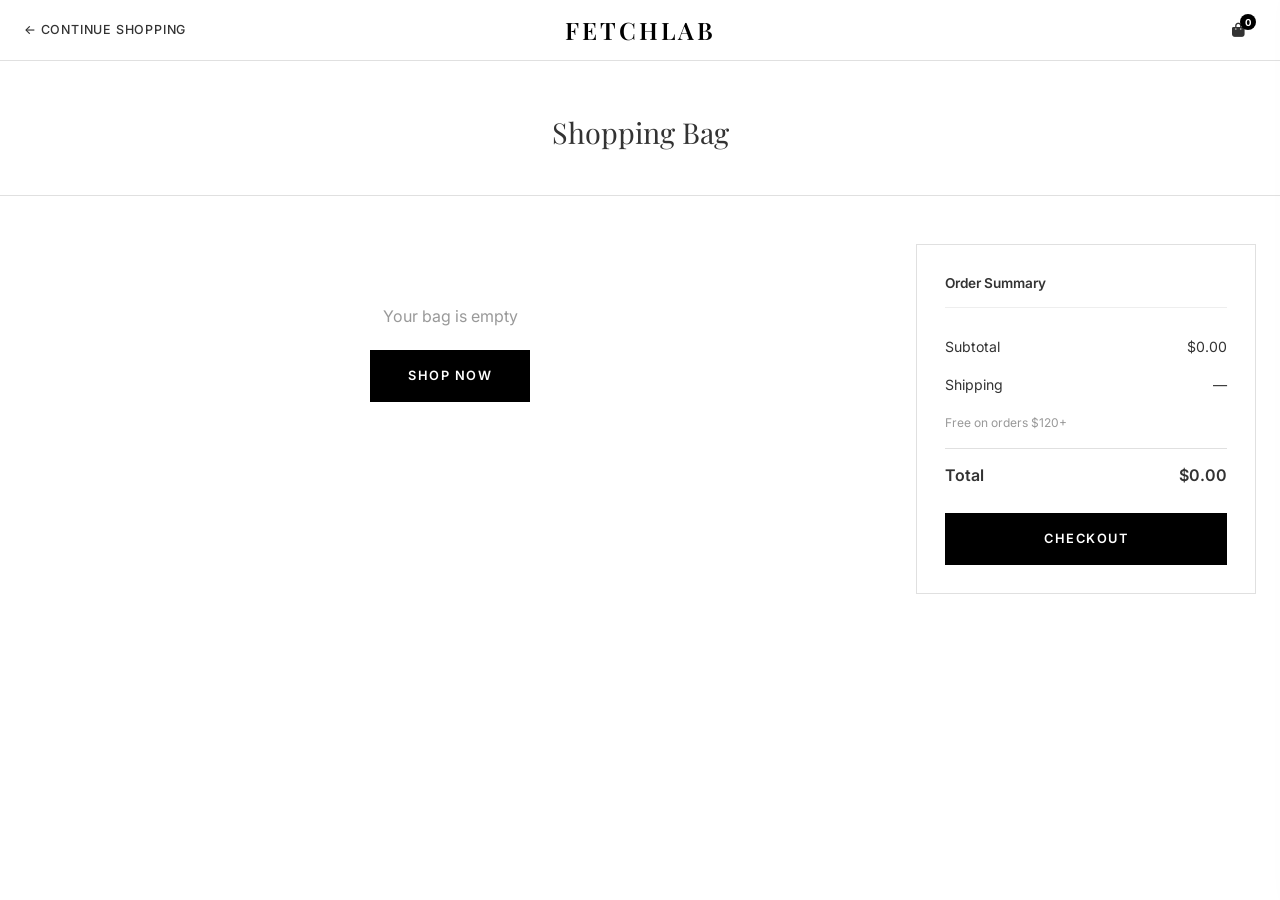
<file: pages/cart.html>
<!DOCTYPE html>
<html lang="en">
<head>
    <meta charset="UTF-8">
    <meta name="viewport" content="width=device-width, initial-scale=1.0">
    <title>Shopping Bag — FETCHLAB</title>
    <link rel="icon" type="image/x-icon" href="../favicon.ico">
    <link rel="icon" type="image/png" sizes="32x32" href="../favicon.ico">
    <link rel="apple-touch-icon" href="../favicon.ico">
    <link rel="stylesheet" href="../css/styles.css">
    <link rel="stylesheet" href="https://cdnjs.cloudflare.com/ajax/libs/font-awesome/6.5.0/css/all.min.css">
</head>
<body>
<nav class="nav"><div class="nav-inner"><div class="nav-left"><a href="../index.html" class="nav-link" style="font-size:.78rem">← Continue Shopping</a></div><a href="../index.html" class="nav-logo">FETCHLAB</a><div class="nav-right"><button class="nav-icon" id="cartToggle"><i class="fas fa-shopping-bag"></i><span class="cart-badge" id="cartBadge">0</span></button></div></div></nav>
<div class="page-title-bar"><h1>Shopping Bag</h1></div>
<div class="page-body"><div class="container"><div style="display:grid;grid-template-columns:1fr 340px;gap:40px;align-items:start"><div id="cartPageItems"></div><div class="summary-box"><h3>Order Summary</h3><div class="s-line"><span>Subtotal</span><span id="cpSub">$0.00</span></div><div class="s-line"><span>Shipping</span><span id="cpShip">—</span></div><div class="s-line" style="font-size:.75rem;color:var(--text-muted)"><span>Free on orders $120+</span><span></span></div><div class="s-line total"><span>Total</span><span id="cpTot">$0.00</span></div><a href="checkout.html" class="btn-main" style="width:100%;text-align:center;display:block;margin-top:16px">Checkout</a></div></div></div></div>
<div class="drawer" id="cartDrawer"><div class="drawer-head"><h3>Shopping Bag</h3><button id="drawerClose"><i class="fas fa-times"></i></button></div><div class="drawer-body" id="drawerBody"></div><div class="drawer-foot"><div class="drawer-total"><span>Subtotal</span><span id="drawerTotal">$0.00</span></div><a href="checkout.html" class="btn-main drawer-checkout-btn">Checkout</a></div></div><div class="overlay" id="overlay"></div>
<div id="toasts" class="toasts"></div>
<script src="../js/app.js"></script>
</body>
</html>
</file>
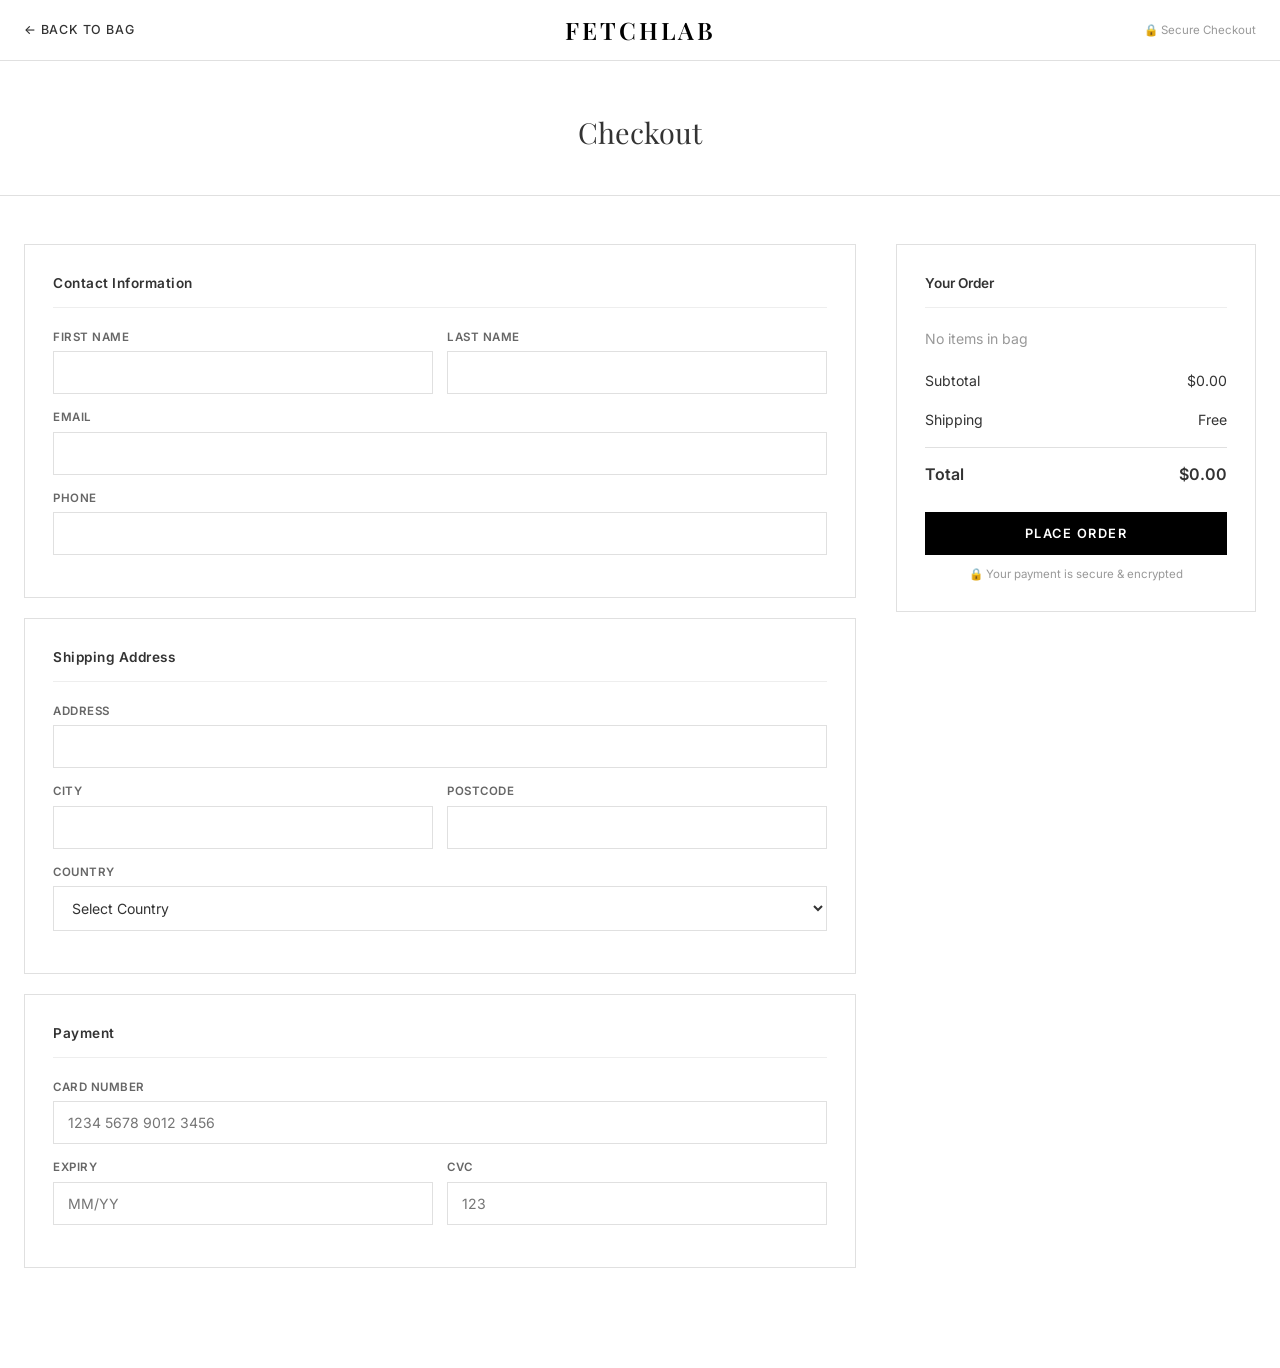
<file: pages/checkout.html>
<!DOCTYPE html>
<html lang="en">
<head>
    <meta charset="UTF-8">
    <meta name="viewport" content="width=device-width, initial-scale=1.0">
    <title>Checkout — FETCHLAB</title>
    <link rel="icon" type="image/x-icon" href="../favicon.ico">
    <link rel="icon" type="image/png" sizes="32x32" href="../favicon.ico">
    <link rel="apple-touch-icon" href="../favicon.ico">
    <link rel="stylesheet" href="../css/styles.css">
    <link rel="stylesheet" href="https://cdnjs.cloudflare.com/ajax/libs/font-awesome/6.5.0/css/all.min.css">
</head>
<body>
<nav class="nav"><div class="nav-inner"><div class="nav-left"><a href="cart.html" class="nav-link" style="font-size:.78rem">← Back to Bag</a></div><a href="../index.html" class="nav-logo">FETCHLAB</a><div class="nav-right"><span style="font-size:.72rem;color:var(--text-muted)">🔒 Secure Checkout</span></div></div></nav>
<div class="page-title-bar"><h1>Checkout</h1></div>
<div class="page-body"><div class="container"><form id="checkoutForm"><div style="display:grid;grid-template-columns:1fr 360px;gap:40px;align-items:start"><div><div class="form-box"><h3>Contact Information</h3><div class="frow"><div class="fgroup"><label>First Name</label><input type="text" required></div><div class="fgroup"><label>Last Name</label><input type="text" required></div></div><div class="fgroup"><label>Email</label><input type="email" required></div><div class="fgroup"><label>Phone</label><input type="tel"></div></div><div class="form-box"><h3>Shipping Address</h3><div class="fgroup"><label>Address</label><input type="text" required></div><div class="frow"><div class="fgroup"><label>City</label><input type="text" required></div><div class="fgroup"><label>Postcode</label><input type="text" required></div></div><div class="fgroup"><label>Country</label><select required><option value="">Select Country</option><option>United Kingdom</option><option>United States</option><option>Australia</option><option>Canada</option><option>Hong Kong</option><option>Singapore</option><option>Germany</option><option>France</option><option>Japan</option></select></div></div><div class="form-box"><h3>Payment</h3><div class="fgroup"><label>Card Number</label><input type="text" placeholder="1234 5678 9012 3456"></div><div class="frow"><div class="fgroup"><label>Expiry</label><input type="text" placeholder="MM/YY"></div><div class="fgroup"><label>CVC</label><input type="text" placeholder="123"></div></div></div></div><div class="summary-box"><h3>Your Order</h3><div id="coItems"></div><div class="s-line" style="margin-top:12px"><span>Subtotal</span><span id="coSub">$0.00</span></div><div class="s-line"><span>Shipping</span><span>Free</span></div><div class="s-line total"><span>Total</span><span id="coTot">$0.00</span></div><button type="submit" class="btn-main" style="width:100%;margin-top:16px;border:none;cursor:pointer">Place Order</button><p style="text-align:center;margin-top:10px;font-size:.72rem;color:var(--text-muted)">🔒 Your payment is secure & encrypted</p></div></div></form></div></div>
<div id="toasts" class="toasts"></div>
<script src="../js/app.js"></script>
</body>
</html>
</file>
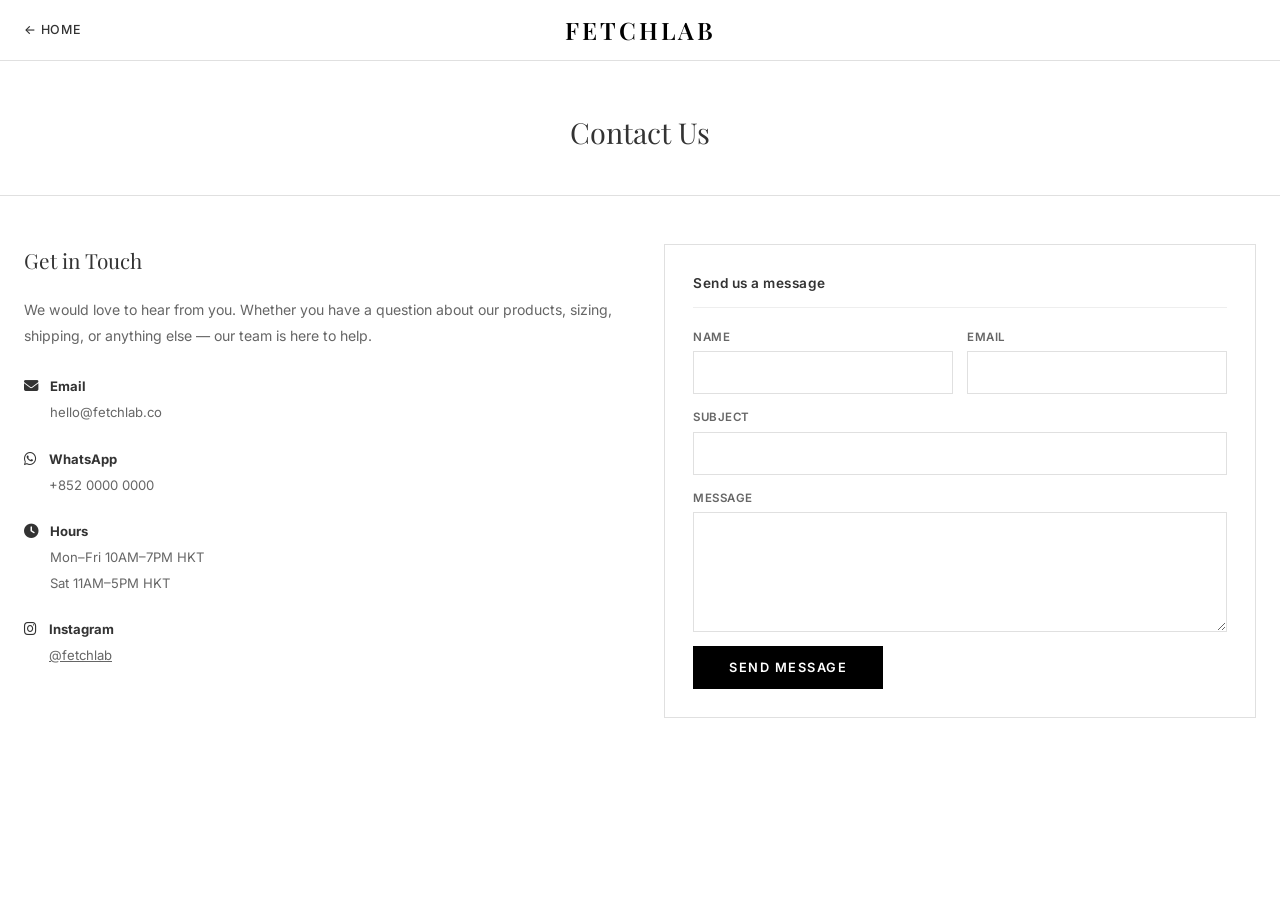
<file: pages/contact.html>
<!DOCTYPE html>
<html lang="en">
<head>
    <meta charset="UTF-8">
    <meta name="viewport" content="width=device-width, initial-scale=1.0">
    <title>Contact Us — FETCHLAB</title>
    <link rel="icon" type="image/x-icon" href="../favicon.ico">
    <link rel="icon" type="image/png" sizes="32x32" href="../favicon.ico">
    <link rel="apple-touch-icon" href="../favicon.ico">
    <link rel="stylesheet" href="../css/styles.css">
    <link rel="stylesheet" href="https://cdnjs.cloudflare.com/ajax/libs/font-awesome/6.5.0/css/all.min.css">
</head>
<body>
<nav class="nav"><div class="nav-inner"><div class="nav-left"><a href="../index.html" class="nav-link" style="font-size:.78rem">← Home</a></div><a href="../index.html" class="nav-logo">FETCHLAB</a><div class="nav-right"></div></div></nav>
<div class="page-title-bar"><h1>Contact Us</h1></div>
<div class="page-body"><div class="container"><div class="contact-grid"><div class="contact-info"><h2>Get in Touch</h2><p>We would love to hear from you. Whether you have a question about our products, sizing, shipping, or anything else — our team is here to help.</p><div class="contact-detail"><i class="fas fa-envelope"></i><div><strong>Email</strong><span>hello@fetchlab.co</span></div></div><div class="contact-detail"><i class="fab fa-whatsapp"></i><div><strong>WhatsApp</strong><span>+852 0000 0000</span></div></div><div class="contact-detail"><i class="fas fa-clock"></i><div><strong>Hours</strong><span>Mon–Fri 10AM–7PM HKT<br>Sat 11AM–5PM HKT</span></div></div><div class="contact-detail"><i class="fab fa-instagram"></i><div><strong>Instagram</strong><span><a href="https://instagram.com" target="_blank" rel="noopener" style="text-decoration:underline">@fetchlab</a></span></div></div></div><div><form id="contactForm"><div class="form-box"><h3>Send us a message</h3><div class="frow"><div class="fgroup"><label>Name</label><input type="text" required></div><div class="fgroup"><label>Email</label><input type="email" required></div></div><div class="fgroup"><label>Subject</label><input type="text" required></div><div class="fgroup"><label>Message</label><textarea style="width:100%;padding:12px 14px;border:1px solid var(--border);font-family:var(--font);font-size:.88rem;min-height:120px;outline:none;resize:vertical" required></textarea></div><button type="submit" class="btn-main" style="border:none;cursor:pointer">Send Message</button></div></form></div></div></div></div>
<div id="toasts" class="toasts"></div>
<script src="../js/app.js"></script>
</body>
</html>
</file>
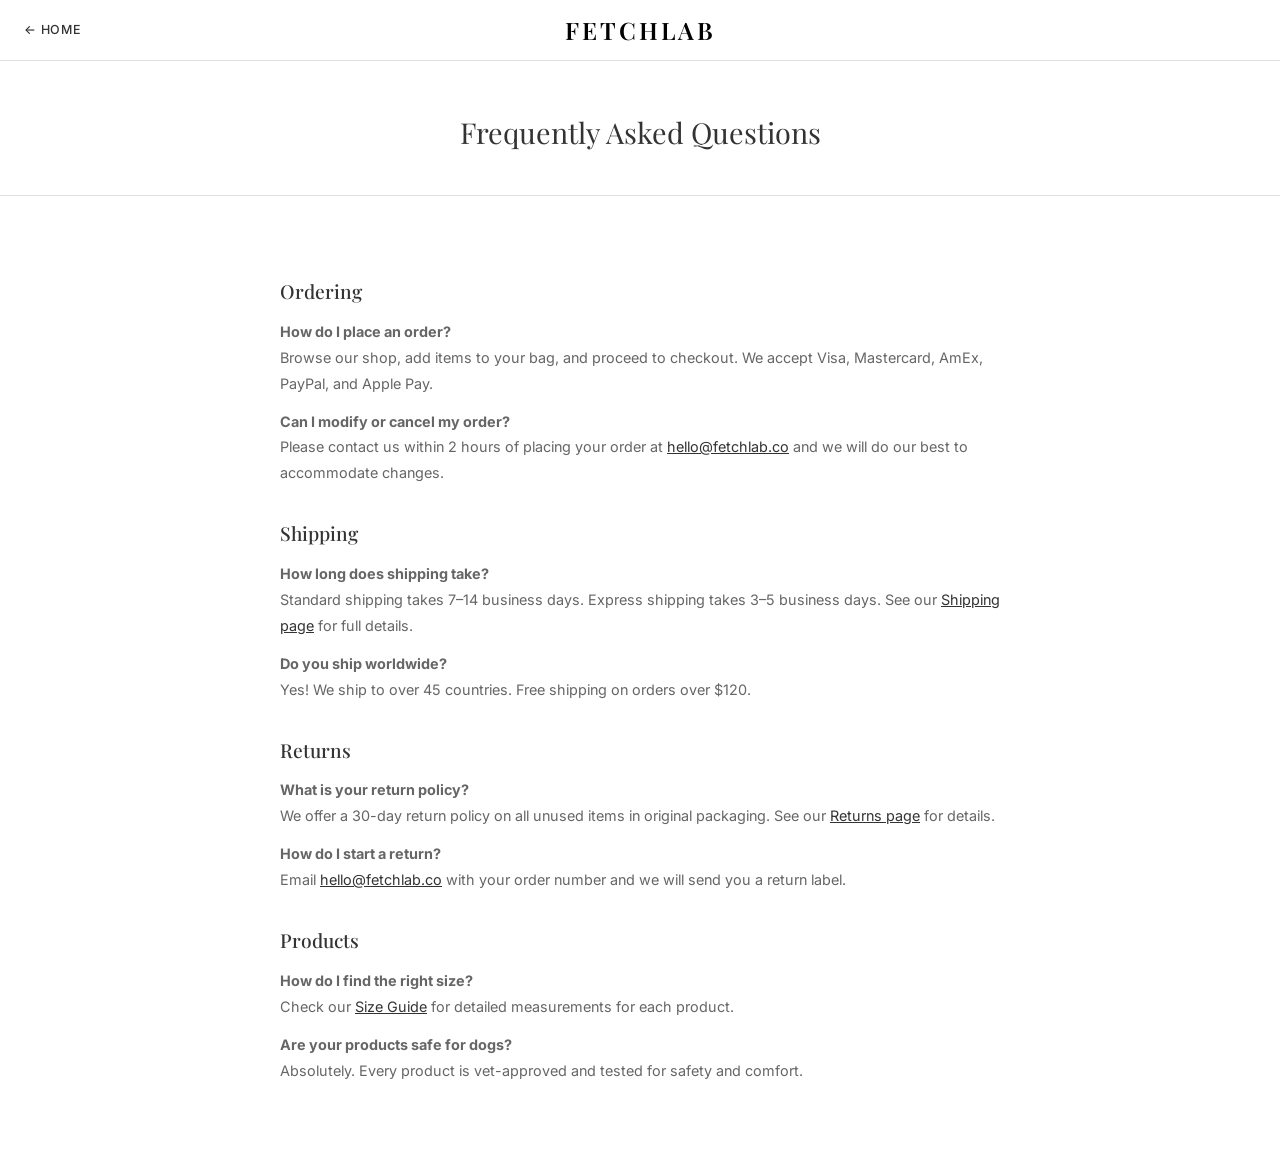
<file: pages/faq.html>
<!DOCTYPE html>
<html lang="en">
<head>
    <meta charset="UTF-8">
    <meta name="viewport" content="width=device-width, initial-scale=1.0">
    <title>FAQ — FETCHLAB</title>
    <link rel="icon" type="image/x-icon" href="../favicon.ico">
    <link rel="icon" type="image/png" sizes="32x32" href="../favicon.ico">
    <link rel="apple-touch-icon" href="../favicon.ico">
    <link rel="stylesheet" href="../css/styles.css">
</head>
<body>
<nav class="nav"><div class="nav-inner"><div class="nav-left"><a href="../index.html" class="nav-link" style="font-size:.78rem">← Home</a></div><a href="../index.html" class="nav-logo">FETCHLAB</a><div class="nav-right"></div></div></nav>
<div class="page-title-bar"><h1>Frequently Asked Questions</h1></div>
<div class="page-body"><div class="page-content">
<h2>Ordering</h2>
<p><strong>How do I place an order?</strong><br>Browse our shop, add items to your bag, and proceed to checkout. We accept Visa, Mastercard, AmEx, PayPal, and Apple Pay.</p>
<p><strong>Can I modify or cancel my order?</strong><br>Please contact us within 2 hours of placing your order at <a href="mailto:hello@fetchlab.co" style="text-decoration:underline">hello@fetchlab.co</a> and we will do our best to accommodate changes.</p>
<h2>Shipping</h2>
<p><strong>How long does shipping take?</strong><br>Standard shipping takes 7–14 business days. Express shipping takes 3–5 business days. See our <a href="shipping.html" style="text-decoration:underline">Shipping page</a> for full details.</p>
<p><strong>Do you ship worldwide?</strong><br>Yes! We ship to over 45 countries. Free shipping on orders over $120.</p>
<h2>Returns</h2>
<p><strong>What is your return policy?</strong><br>We offer a 30-day return policy on all unused items in original packaging. See our <a href="shipping.html" style="text-decoration:underline">Returns page</a> for details.</p>
<p><strong>How do I start a return?</strong><br>Email <a href="mailto:hello@fetchlab.co" style="text-decoration:underline">hello@fetchlab.co</a> with your order number and we will send you a return label.</p>
<h2>Products</h2>
<p><strong>How do I find the right size?</strong><br>Check our <a href="size-guide.html" style="text-decoration:underline">Size Guide</a> for detailed measurements for each product.</p>
<p><strong>Are your products safe for dogs?</strong><br>Absolutely. Every product is vet-approved and tested for safety and comfort.</p>
</div></div>
</body>
</html>
</file>
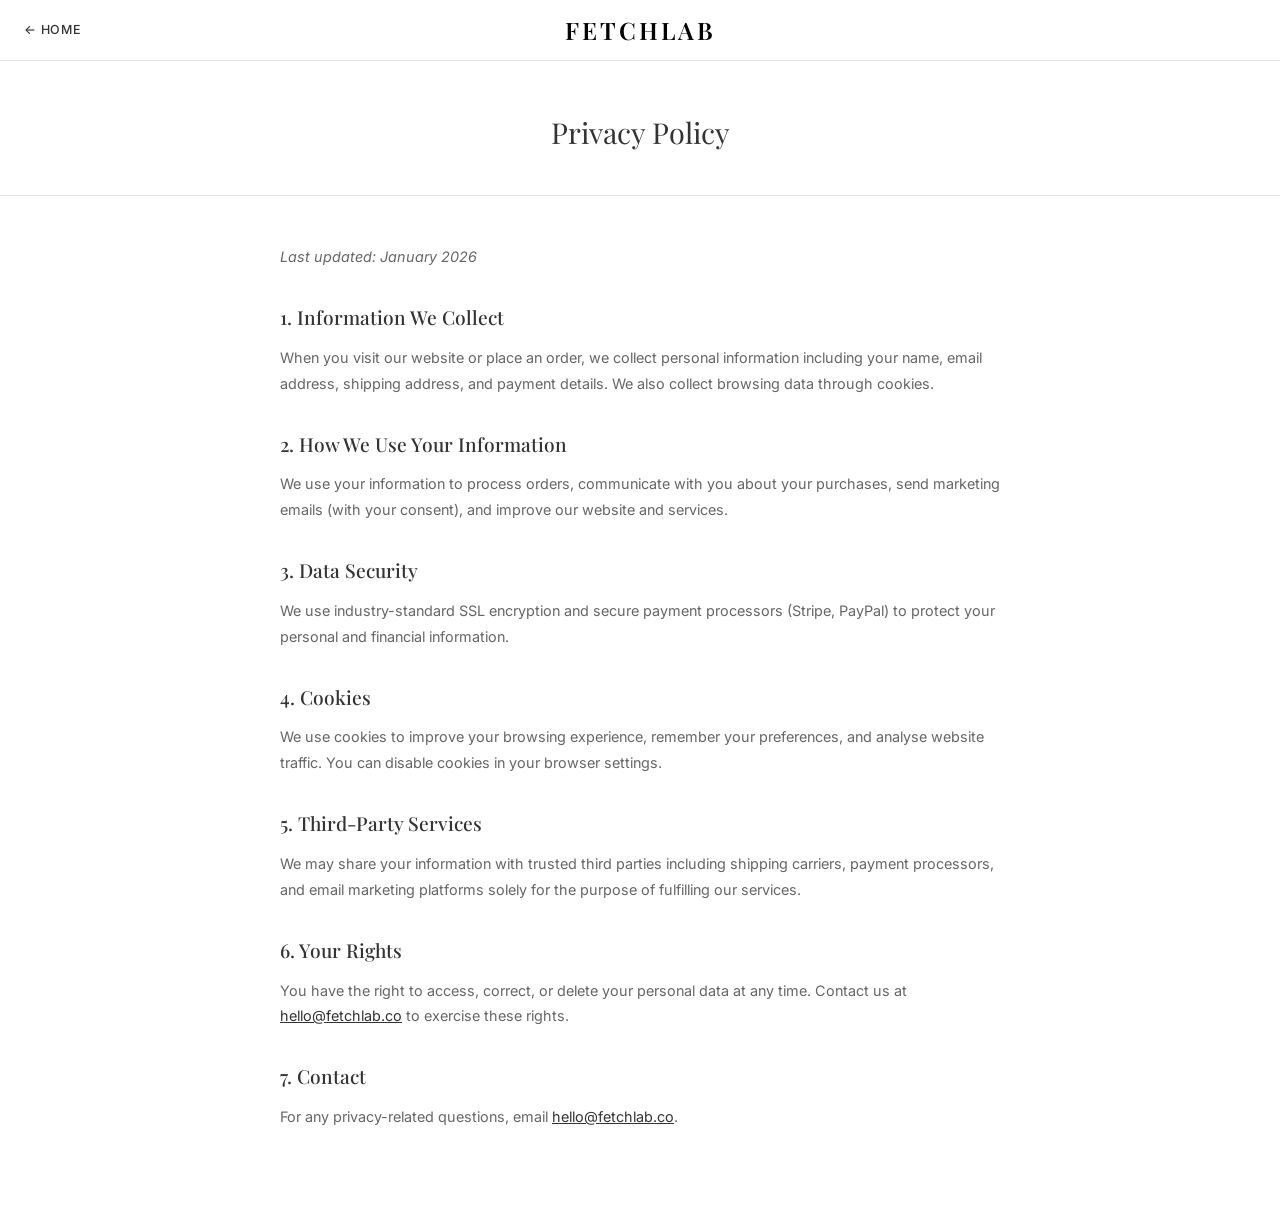
<file: pages/privacy.html>
<!DOCTYPE html>
<html lang="en">
<head>
    <meta charset="UTF-8">
    <meta name="viewport" content="width=device-width, initial-scale=1.0">
    <title>Privacy Policy — FETCHLAB</title>
    <link rel="icon" type="image/x-icon" href="../favicon.ico">
    <link rel="icon" type="image/png" sizes="32x32" href="../favicon.ico">
    <link rel="apple-touch-icon" href="../favicon.ico">
    <link rel="stylesheet" href="../css/styles.css">
</head>
<body>
<nav class="nav"><div class="nav-inner"><div class="nav-left"><a href="../index.html" class="nav-link" style="font-size:.78rem">← Home</a></div><a href="../index.html" class="nav-logo">FETCHLAB</a><div class="nav-right"></div></div></nav>
<div class="page-title-bar"><h1>Privacy Policy</h1></div>
<div class="page-body"><div class="page-content">
<p><em>Last updated: January 2026</em></p>
<h2>1. Information We Collect</h2>
<p>When you visit our website or place an order, we collect personal information including your name, email address, shipping address, and payment details. We also collect browsing data through cookies.</p>
<h2>2. How We Use Your Information</h2>
<p>We use your information to process orders, communicate with you about your purchases, send marketing emails (with your consent), and improve our website and services.</p>
<h2>3. Data Security</h2>
<p>We use industry-standard SSL encryption and secure payment processors (Stripe, PayPal) to protect your personal and financial information.</p>
<h2>4. Cookies</h2>
<p>We use cookies to improve your browsing experience, remember your preferences, and analyse website traffic. You can disable cookies in your browser settings.</p>
<h2>5. Third-Party Services</h2>
<p>We may share your information with trusted third parties including shipping carriers, payment processors, and email marketing platforms solely for the purpose of fulfilling our services.</p>
<h2>6. Your Rights</h2>
<p>You have the right to access, correct, or delete your personal data at any time. Contact us at <a href="mailto:hello@fetchlab.co" style="text-decoration:underline">hello@fetchlab.co</a> to exercise these rights.</p>
<h2>7. Contact</h2>
<p>For any privacy-related questions, email <a href="mailto:hello@fetchlab.co" style="text-decoration:underline">hello@fetchlab.co</a>.</p>
</div></div>
</body>
</html>
</file>
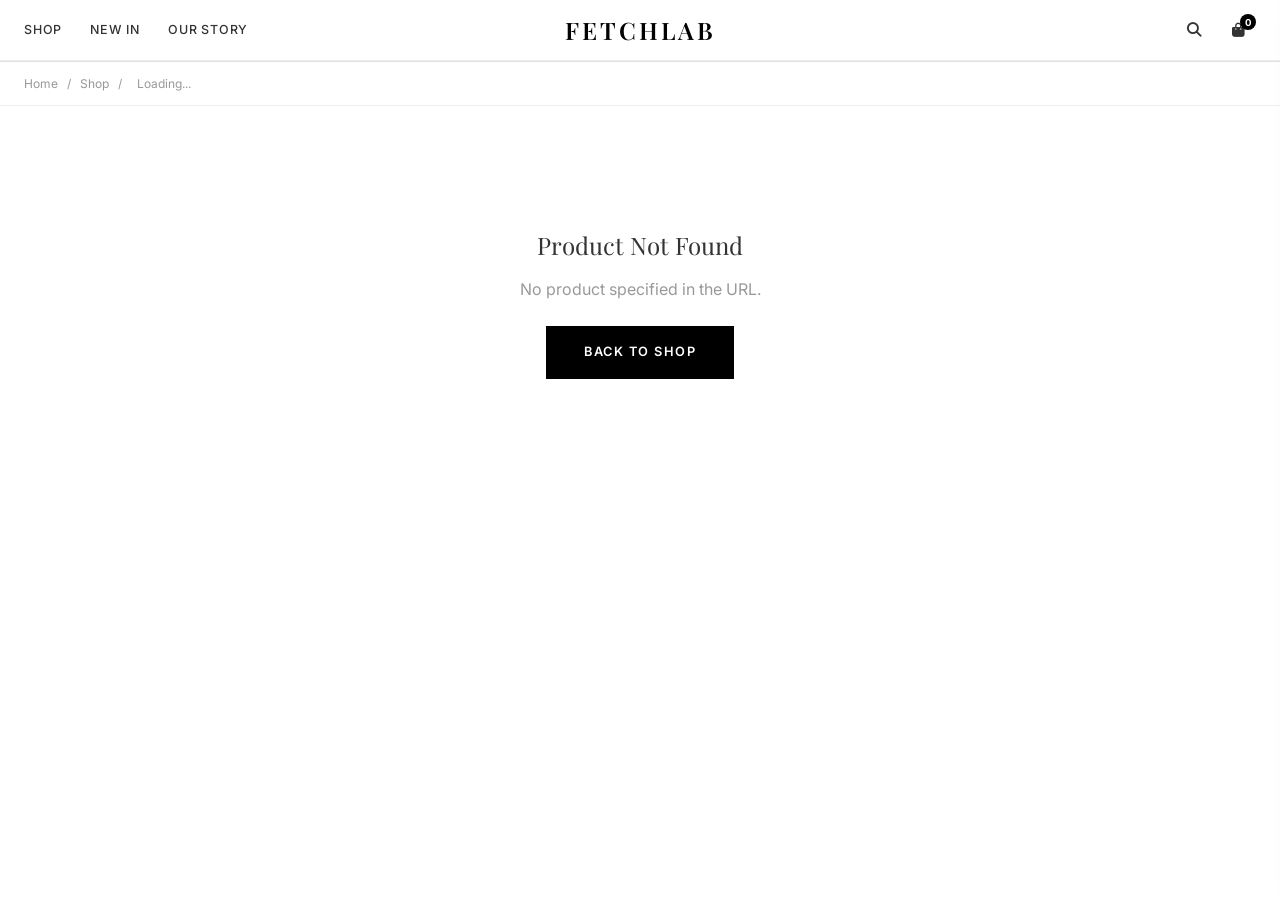
<file: pages/product.html>
<!DOCTYPE html>
<html lang="en">
<head>
    <meta charset="UTF-8">
    <meta name="viewport" content="width=device-width, initial-scale=1.0">
    <title>Product — FETCHLAB</title>
    <link rel="icon" type="image/x-icon" href="../favicon.ico">
    <link rel="icon" type="image/png" sizes="32x32" href="../favicon.ico">
    <link rel="apple-touch-icon" href="../favicon.ico">
    <meta id="metaDesc" name="description" content="">
    <link rel="stylesheet" href="../css/styles.css">
    <link rel="stylesheet" href="../css/product.css">
    <link rel="stylesheet"
    href="https://cdnjs.cloudflare.com/ajax/libs/font-awesome/6.5.0/css/all.min.css">
</head>
<body>

<!-- NAV -->
<nav class="nav" id="nav">
    <div class="nav-inner">
        <div class="nav-left">
            <button class="nav-hamburger"
                id="menuToggle">
                <span></span><span></span>
            </button>
            <div class="nav-links">
                <div class="nav-dropdown">
                    <a href="collection.html"
                        class="nav-link">Shop</a>
                    <div class="dropdown-panel">
                        <div class="dropdown-grid">
                            <div class="dropdown-col">
                                <h6>Performance</h6>
                                <a href="collection.html">Jackets & Coats</a>
                                <a href="collection.html">Harnesses</a>
                                <a href="collection.html">Run Vests</a>
                            </div>
                            <div class="dropdown-col">
                                <h6>Lifestyle</h6>
                                <a href="collection.html">Collars</a>
                                <a href="collection.html">Leads</a>
                                <a href="collection.html">Bandanas</a>
                            </div>
                            <div class="dropdown-col">
                                <h6>Home</h6>
                                <a href="collection.html">Beds</a>
                                <a href="collection.html">Blankets</a>
                                <a href="collection.html">Carriers</a>
                            </div>
                        </div>
                    </div>
                </div>
                <a href="collection.html" class="nav-link">New In</a>
                <a href="about.html" class="nav-link">Our Story</a>
            </div>
        </div>
        <a href="../index.html" class="nav-logo">FETCHLAB</a>
        <div class="nav-right">
            <button class="nav-icon"
                id="searchToggle">
                <i class="fas fa-search"></i>
            </button>
            <button class="nav-icon"
                id="cartToggle">
                <i class="fas fa-shopping-bag"></i>
                <span class="cart-badge"
                    id="cartBadge">0</span>
            </button>
        </div>
    </div>
    <div class="search-panel" id="searchPanel">
        <div class="search-inner">
            <input type="text" id="searchInput"
                placeholder="Search products..."
                autocomplete="off">
            <button id="searchClose">
                <i class="fas fa-times"></i>
            </button>
        </div>
    </div>
</nav>

<!-- MOBILE MENU -->
<div class="mobile-menu" id="mobileMenu">
    <div class="mm-header">
        <span class="nav-logo">FETCHLAB</span>
        <button id="mmClose">
            <i class="fas fa-times"></i>
        </button>
    </div>
    <div class="mm-body">
        <a href="collection.html">Shop All</a>
        <a href="collection.html">New In</a>
        <a href="collection.html">Performance</a>
        <a href="collection.html">Lifestyle</a>
        <a href="collection.html">Home</a>
        <a href="about.html">Our Story</a>
    </div>
</div>

<!-- BREADCRUMB -->
<div class="breadcrumb">
    <div class="container">
        <a href="../index.html">Home</a>
        <span>/</span>
        <a href="collection.html">Shop</a>
        <span>/</span>
        <span id="breadcrumbName">Loading...</span>
    </div>
</div>

<!-- PRODUCT SKELETON (shows while loading) -->
<div class="product-skeleton" id="productSkeleton">
    <div class="container">
        <div class="product-layout">
            <div class="product-gallery-col">
                <div class="skeleton-main"></div>
                <div class="skeleton-thumbs">
                    <div class="skeleton-thumb"></div>
                    <div class="skeleton-thumb"></div>
                    <div class="skeleton-thumb"></div>
                </div>
            </div>
            <div class="product-info-col">
                <div class="skeleton-text wide"></div>
                <div class="skeleton-text medium"></div>
                <div class="skeleton-text short"></div>
                <div class="skeleton-block"></div>
                <div class="skeleton-block tall"></div>
            </div>
        </div>
    </div>
</div>

<!-- PRODUCT CONTENT (hidden until loaded) -->
<main class="product-main" id="productMain"
    style="display:none">
    <div class="container">
        <div class="product-layout">

            <!-- LEFT: IMAGE GALLERY -->
            <div class="product-gallery-col">
                <!-- Main Image -->
                <div class="product-main-img"
                    id="mainImgWrap">
                    <img id="mainImg"
                        src=""
                        alt=""
                        class="product-main-photo">
                    <!-- Zoom hint -->
                    <div class="img-zoom-hint">
                        <i class="fas fa-search-plus"></i>
                        Click to zoom
                    </div>
                    <!-- Badges -->
                    <div class="product-badges"
                        id="productBadges"></div>
                </div>

                <!-- Thumbnail Strip -->
                <div class="product-thumbs"
                    id="productThumbs"></div>

                <!-- Lightbox -->
                <div class="lightbox" id="lightbox">
                    <button class="lightbox-close"
                        id="lightboxClose">
                        <i class="fas fa-times"></i>
                    </button>
                    <button class="lightbox-prev"
                        id="lightboxPrev">
                        <i class="fas fa-chevron-left"></i>
                    </button>
                    <img id="lightboxImg"
                        src="" alt="">
                    <button class="lightbox-next"
                        id="lightboxNext">
                        <i class="fas fa-chevron-right"></i>
                    </button>
                </div>
            </div>

            <!-- RIGHT: PRODUCT INFO -->
            <div class="product-info-col">

                <!-- Brand -->
                <p class="product-brand">FETCHLAB</p>

                <!-- Title -->
                <h1 class="product-title"
                    id="productTitle">
                    Loading...
                </h1>

                <!-- Rating -->
                <div class="product-rating"
                    id="productRating">
                    <div class="rating-stars">
                        ★★★★★
                    </div>
                    <span class="rating-count">
                        (0 reviews)
                    </span>
                    <a href="#reviews"
                        class="rating-link">
                        Read reviews
                    </a>
                </div>

                <!-- Price -->
                <div class="product-price-row"
                    id="productPriceRow">
                    <span class="product-price-now"
                        id="productPriceNow">
                    </span>
                    <span class="product-price-was"
                        id="productPriceWas">
                    </span>
                    <span class="product-price-save"
                        id="productPriceSave">
                    </span>
                </div>

                <!-- Divider -->
                <hr class="product-divider">

                <!-- VARIANT SELECTOR -->
                <div id="variantSelectors"></div>

                <!-- QUANTITY -->
                <div class="product-qty-row">
                    <label class="variant-label">
                        Quantity
                    </label>
                    <div class="qty-control">
                        <button class="qty-btn"
                            id="qtyMinus">−</button>
                        <input type="number"
                            id="qtyInput"
                            value="1" min="1" max="10"
                            class="qty-input">
                        <button class="qty-btn"
                            id="qtyPlus">+</button>
                    </div>
                </div>

                <!-- ADD TO BAG -->
                <div class="product-actions">
                    <button class="btn-atc"
                        id="addToBagBtn">
                        <i class="fas fa-shopping-bag"></i>
                        Add to Bag
                    </button>
                    <button class="btn-wishlist"
                        id="wishlistBtn"
                        aria-label="Add to wishlist">
                        <i class="far fa-heart"></i>
                    </button>
                </div>

                <!-- AVAILABILITY -->
                <p class="product-availability"
                    id="productAvail">
                    <i class="fas fa-check-circle"
                        style="color:#2e7d32"></i>
                    In stock — ships in 1–2 business days
                </p>

                <!-- TRUST BADGES -->
                <div class="trust-badges">
                    <div class="trust-item">
                        <i class="fas fa-truck"></i>
                        <span>Free shipping over $120</span>
                    </div>
                    <div class="trust-item">
                        <i class="fas fa-undo"></i>
                        <span>30-day free returns</span>
                    </div>
                    <div class="trust-item">
                        <i class="fas fa-shield-alt"></i>
                        <span>Vet approved</span>
                    </div>
                    <div class="trust-item">
                        <i class="fas fa-lock"></i>
                        <span>Secure checkout</span>
                    </div>
                </div>

                <!-- DIVIDER -->
                <hr class="product-divider">

                <!-- ACCORDION: Description -->
                <div class="accordion" id="acc1">
                    <button class="acc-trigger"
                        onclick="toggleAcc('acc1')">
                        <span>Description</span>
                        <i class="fas fa-plus acc-icon"></i>
                    </button>
                    <div class="acc-body">
                        <p id="productDesc"></p>
                    </div>
                </div>

                <!-- ACCORDION: Details -->
                <div class="accordion" id="acc2">
                    <button class="acc-trigger"
                        onclick="toggleAcc('acc2')">
                        <span>Product Details</span>
                        <i class="fas fa-plus acc-icon"></i>
                    </button>
                    <div class="acc-body">
                        <ul class="details-list"
                            id="productDetailsList">
                        </ul>
                    </div>
                </div>

                <!-- ACCORDION: Size Guide -->
                <div class="accordion" id="acc3">
                    <button class="acc-trigger"
                        onclick="toggleAcc('acc3')">
                        <span>Size Guide</span>
                        <i class="fas fa-plus acc-icon"></i>
                    </button>
                    <div class="acc-body">
                        <p style="font-size:.85rem;
                            color:var(--text-light);
                            margin-bottom:12px">
                            Measure your dog while standing.
                        </p>
                        <table class="size-table">
                            <thead>
                                <tr>
                                    <th>Size</th>
                                    <th>Neck (cm)</th>
                                    <th>Chest (cm)</th>
                                    <th>Back (cm)</th>
                                    <th>Weight (kg)</th>
                                </tr>
                            </thead>
                            <tbody>
                                <tr>
                                    <td>XS</td>
                                    <td>20–25</td>
                                    <td>30–38</td>
                                    <td>20–25</td>
                                    <td>1–3</td>
                                </tr>
                                <tr>
                                    <td>S</td>
                                    <td>25–32</td>
                                    <td>38–48</td>
                                    <td>25–32</td>
                                    <td>3–7</td>
                                </tr>
                                <tr>
                                    <td>M</td>
                                    <td>32–40</td>
                                    <td>48–60</td>
                                    <td>32–40</td>
                                    <td>7–15</td>
                                </tr>
                                <tr>
                                    <td>L</td>
                                    <td>40–48</td>
                                    <td>60–72</td>
                                    <td>40–50</td>
                                    <td>15–28</td>
                                </tr>
                                <tr>
                                    <td>XL</td>
                                    <td>48–56</td>
                                    <td>72–86</td>
                                    <td>50–60</td>
                                    <td>28–40</td>
                                </tr>
                            </tbody>
                        </table>
                        <a href="size-guide.html"
                            style="font-size:.82rem;
                            text-decoration:underline;
                            display:inline-block;
                            margin-top:12px">
                            Full Size Guide →
                        </a>
                    </div>
                </div>

                <!-- ACCORDION: Shipping -->
                <div class="accordion" id="acc4">
                    <button class="acc-trigger"
                        onclick="toggleAcc('acc4')">
                        <span>Shipping & Returns</span>
                        <i class="fas fa-plus acc-icon"></i>
                    </button>
                    <div class="acc-body">
                        <p style="font-size:.85rem;
                            color:var(--text-light);
                            line-height:1.7">
                            <strong>Standard:</strong>
                            7–14 business days — FREE over $120
                            <br>
                            <strong>Express:</strong>
                            3–5 business days — $18.00
                            <br><br>
                            Free 30-day returns on all
                            unused items.
                            <a href="shipping.html"
                                style="text-decoration:underline">
                                Full policy →
                            </a>
                        </p>
                    </div>
                </div>

            </div>
        </div>
    </div>
</main>

<!-- RELATED PRODUCTS -->
<section class="related-section"
    id="relatedSection"
    style="display:none">
    <div class="container">
        <div class="section-head">
            <h2>You May Also Like</h2>
            <a href="collection.html"
                class="view-all">
                View All →
            </a>
        </div>
        <div class="product-grid"
            id="relatedGrid"></div>
    </div>
</section>

<!-- REVIEWS SECTION -->
<section class="reviews-section-full"
    id="reviews"
    style="display:none">
    <div class="container">
        <div class="section-head">
            <h2>Customer Reviews</h2>
        </div>
        <div class="reviews-summary">
            <div class="reviews-score">
                <span class="score-number">4.9</span>
                <div class="score-stars">★★★★★</div>
                <span class="score-count">
                    Based on 24 reviews
                </span>
            </div>
            <div class="reviews-bars">
                <div class="rating-bar">
                    <span>5 ★</span>
                    <div class="bar">
                        <div class="bar-fill"
                            style="width:85%"></div>
                    </div>
                    <span>20</span>
                </div>
                <div class="rating-bar">
                    <span>4 ★</span>
                    <div class="bar">
                        <div class="bar-fill"
                            style="width:12%"></div>
                    </div>
                    <span>3</span>
                </div>
                <div class="rating-bar">
                    <span>3 ★</span>
                    <div class="bar">
                        <div class="bar-fill"
                            style="width:4%"></div>
                    </div>
                    <span>1</span>
                </div>
            </div>
        </div>
        <div class="reviews-list"
            id="reviewsList">
            <div class="review-card">
                <div class="review-stars">★★★★★</div>
                <p>"Absolutely incredible quality. My golden retriever has never looked so stylish and she is clearly comfortable in it too."</p>
                <div class="review-author">
                    <strong>Sarah L.</strong>
                    <span>London, UK · Verified Buyer</span>
                </div>
            </div>
            <div class="review-card">
                <div class="review-stars">★★★★★</div>
                <p>"The packaging alone is worth it. Feels like a luxury unboxing experience. The product quality is exceptional."</p>
                <div class="review-author">
                    <strong>Michael C.</strong>
                    <span>New York, USA · Verified Buyer</span>
                </div>
            </div>
            <div class="review-card">
                <div class="review-stars">★★★★★</div>
                <p>"My second purchase from FETCHLAB. Consistent quality, ships fast, and customer service is excellent."</p>
                <div class="review-author">
                    <strong>Emma T.</strong>
                    <span>Sydney, AU · Verified Buyer</span>
                </div>
            </div>
        </div>
    </div>
</section>

<!-- CART DRAWER -->
<div class="drawer" id="cartDrawer">
    <div class="drawer-head">
        <h3>Shopping Bag</h3>
        <button id="drawerClose">
            <i class="fas fa-times"></i>
        </button>
    </div>
    <div class="drawer-body" id="drawerBody"></div>
    <div class="drawer-foot">
        <div class="drawer-total">
            <span>Subtotal</span>
            <span id="drawerTotal">$0.00</span>
        </div>
        <button class="btn-main drawer-checkout-btn"
            onclick="goToCheckout()"
            style="width:100%;text-align:center;
                   border:none;cursor:pointer;
                   margin-top:12px">
            Checkout
        </button>
        <a href="cart.html"
            class="drawer-viewbag">
            View bag →
        </a>
    </div>
</div>
<div class="overlay" id="overlay"></div>

<div id="toasts" class="toasts"></div>

<script src="../js/app.js"></script>
<script src="../js/product.js"></script>
</body>
</html>
</file>
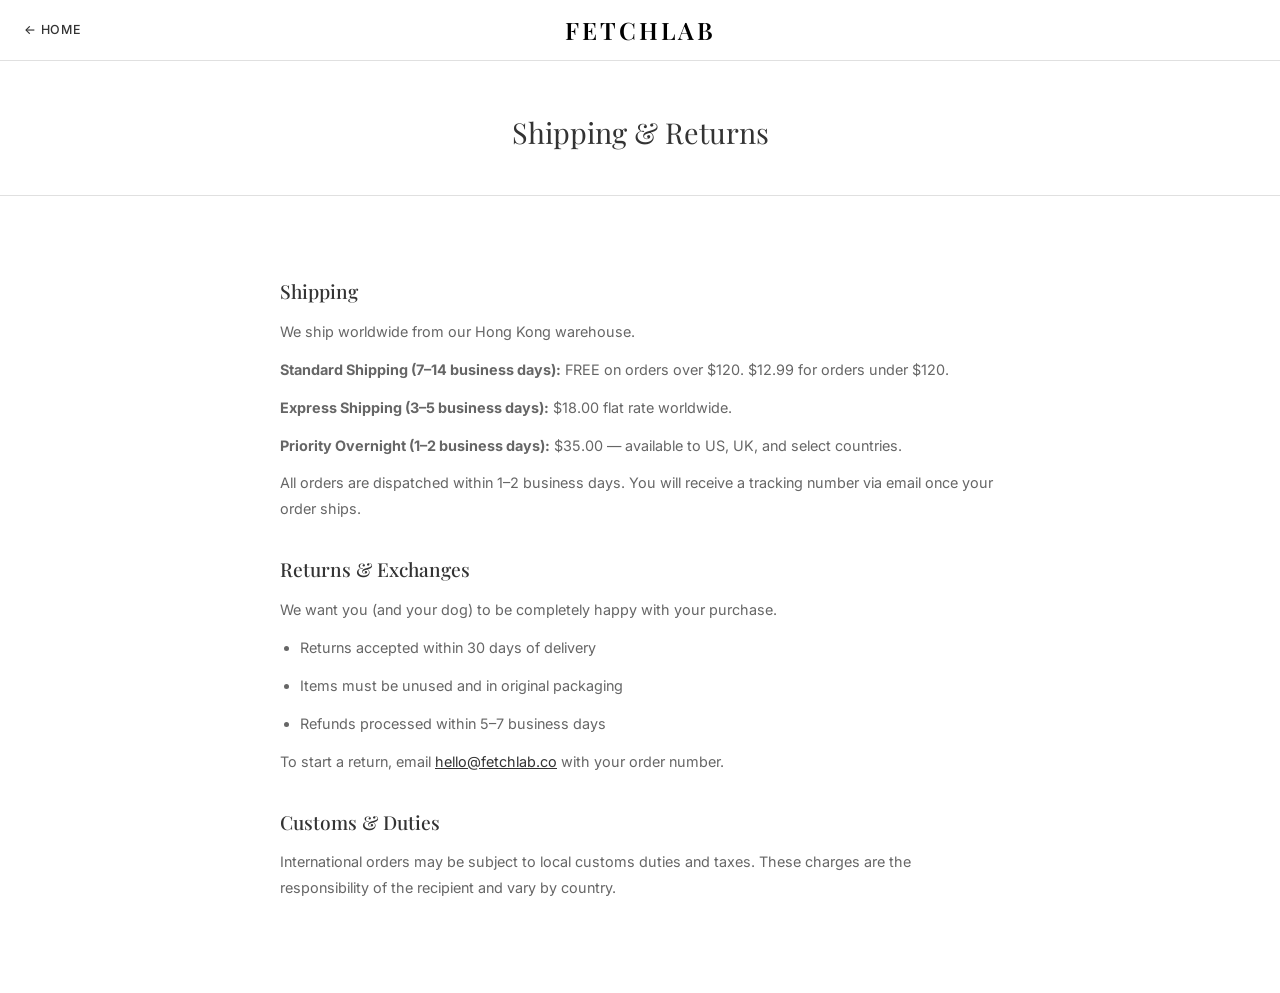
<file: pages/shipping.html>
<!DOCTYPE html>
<html lang="en">
<head>
    <meta charset="UTF-8">
    <meta name="viewport" content="width=device-width, initial-scale=1.0">
    <title>Shipping & Returns — FETCHLAB</title>
    <link rel="icon" type="image/x-icon" href="../favicon.ico">
    <link rel="icon" type="image/png" sizes="32x32" href="../favicon.ico">
    <link rel="apple-touch-icon" href="../favicon.ico">
    <link rel="stylesheet" href="../css/styles.css">
</head>
<body>
<nav class="nav"><div class="nav-inner"><div class="nav-left"><a href="../index.html" class="nav-link" style="font-size:.78rem">← Home</a></div><a href="../index.html" class="nav-logo">FETCHLAB</a><div class="nav-right"></div></div></nav>
<div class="page-title-bar"><h1>Shipping & Returns</h1></div>
<div class="page-body"><div class="page-content">
<h2>Shipping</h2>
<p>We ship worldwide from our Hong Kong warehouse.</p>
<p><strong>Standard Shipping (7–14 business days):</strong> FREE on orders over $120. $12.99 for orders under $120.</p>
<p><strong>Express Shipping (3–5 business days):</strong> $18.00 flat rate worldwide.</p>
<p><strong>Priority Overnight (1–2 business days):</strong> $35.00 — available to US, UK, and select countries.</p>
<p>All orders are dispatched within 1–2 business days. You will receive a tracking number via email once your order ships.</p>
<h2>Returns & Exchanges</h2>
<p>We want you (and your dog) to be completely happy with your purchase.</p>
<ul>
<li>Returns accepted within 30 days of delivery</li>
<li>Items must be unused and in original packaging</li>
<li>Refunds processed within 5–7 business days</li>
</ul>
<p>To start a return, email <a href="mailto:hello@fetchlab.co" style="text-decoration:underline">hello@fetchlab.co</a> with your order number.</p>
<h2>Customs & Duties</h2>
<p>International orders may be subject to local customs duties and taxes. These charges are the responsibility of the recipient and vary by country.</p>
</div></div>
</body>
</html>
</file>
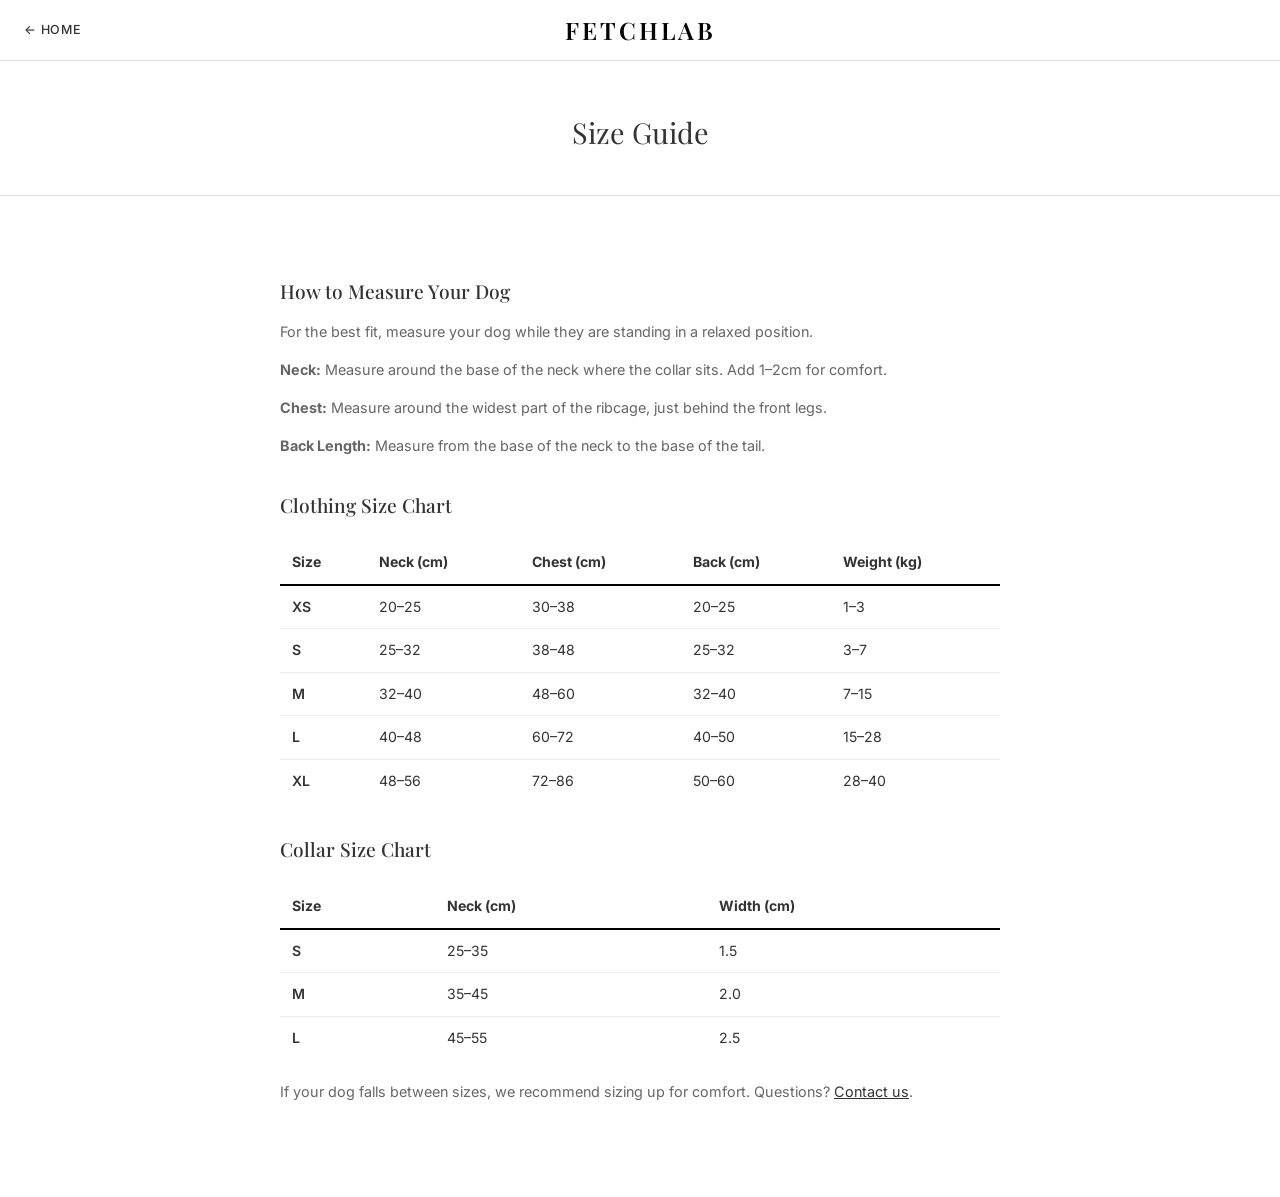
<file: pages/size-guide.html>
<!DOCTYPE html>
<html lang="en">
<head>
    <meta charset="UTF-8">
    <meta name="viewport" content="width=device-width, initial-scale=1.0">
    <title>Size Guide — FETCHLAB</title>
    <link rel="icon" type="image/x-icon" href="../favicon.ico">
    <link rel="icon" type="image/png" sizes="32x32" href="../favicon.ico">
    <link rel="apple-touch-icon" href="../favicon.ico">
    <link rel="stylesheet" href="../css/styles.css">
</head>
<body>
<nav class="nav"><div class="nav-inner"><div class="nav-left"><a href="../index.html" class="nav-link" style="font-size:.78rem">← Home</a></div><a href="../index.html" class="nav-logo">FETCHLAB</a><div class="nav-right"></div></div></nav>
<div class="page-title-bar"><h1>Size Guide</h1></div>
<div class="page-body"><div class="page-content">
<h2>How to Measure Your Dog</h2>
<p>For the best fit, measure your dog while they are standing in a relaxed position.</p>
<p><strong>Neck:</strong> Measure around the base of the neck where the collar sits. Add 1–2cm for comfort.</p>
<p><strong>Chest:</strong> Measure around the widest part of the ribcage, just behind the front legs.</p>
<p><strong>Back Length:</strong> Measure from the base of the neck to the base of the tail.</p>
<h2>Clothing Size Chart</h2>
<table style="width:100%;border-collapse:collapse;margin:20px 0;font-size:.88rem">
<thead><tr style="border-bottom:2px solid var(--black);text-align:left"><th style="padding:10px 12px">Size</th><th style="padding:10px 12px">Neck (cm)</th><th style="padding:10px 12px">Chest (cm)</th><th style="padding:10px 12px">Back (cm)</th><th style="padding:10px 12px">Weight (kg)</th></tr></thead>
<tbody>
<tr style="border-bottom:1px solid var(--border-light)"><td style="padding:10px 12px;font-weight:600">XS</td><td style="padding:10px 12px">20–25</td><td style="padding:10px 12px">30–38</td><td style="padding:10px 12px">20–25</td><td style="padding:10px 12px">1–3</td></tr>
<tr style="border-bottom:1px solid var(--border-light)"><td style="padding:10px 12px;font-weight:600">S</td><td style="padding:10px 12px">25–32</td><td style="padding:10px 12px">38–48</td><td style="padding:10px 12px">25–32</td><td style="padding:10px 12px">3–7</td></tr>
<tr style="border-bottom:1px solid var(--border-light)"><td style="padding:10px 12px;font-weight:600">M</td><td style="padding:10px 12px">32–40</td><td style="padding:10px 12px">48–60</td><td style="padding:10px 12px">32–40</td><td style="padding:10px 12px">7–15</td></tr>
<tr style="border-bottom:1px solid var(--border-light)"><td style="padding:10px 12px;font-weight:600">L</td><td style="padding:10px 12px">40–48</td><td style="padding:10px 12px">60–72</td><td style="padding:10px 12px">40–50</td><td style="padding:10px 12px">15–28</td></tr>
<tr><td style="padding:10px 12px;font-weight:600">XL</td><td style="padding:10px 12px">48–56</td><td style="padding:10px 12px">72–86</td><td style="padding:10px 12px">50–60</td><td style="padding:10px 12px">28–40</td></tr>
</tbody></table>
<h2>Collar Size Chart</h2>
<table style="width:100%;border-collapse:collapse;margin:20px 0;font-size:.88rem">
<thead><tr style="border-bottom:2px solid var(--black);text-align:left"><th style="padding:10px 12px">Size</th><th style="padding:10px 12px">Neck (cm)</th><th style="padding:10px 12px">Width (cm)</th></tr></thead>
<tbody>
<tr style="border-bottom:1px solid var(--border-light)"><td style="padding:10px 12px;font-weight:600">S</td><td style="padding:10px 12px">25–35</td><td style="padding:10px 12px">1.5</td></tr>
<tr style="border-bottom:1px solid var(--border-light)"><td style="padding:10px 12px;font-weight:600">M</td><td style="padding:10px 12px">35–45</td><td style="padding:10px 12px">2.0</td></tr>
<tr><td style="padding:10px 12px;font-weight:600">L</td><td style="padding:10px 12px">45–55</td><td style="padding:10px 12px">2.5</td></tr>
</tbody></table>
<p>If your dog falls between sizes, we recommend sizing up for comfort. Questions? <a href="contact.html" style="text-decoration:underline">Contact us</a>.</p>
</div></div>
</body>
</html>
</file>
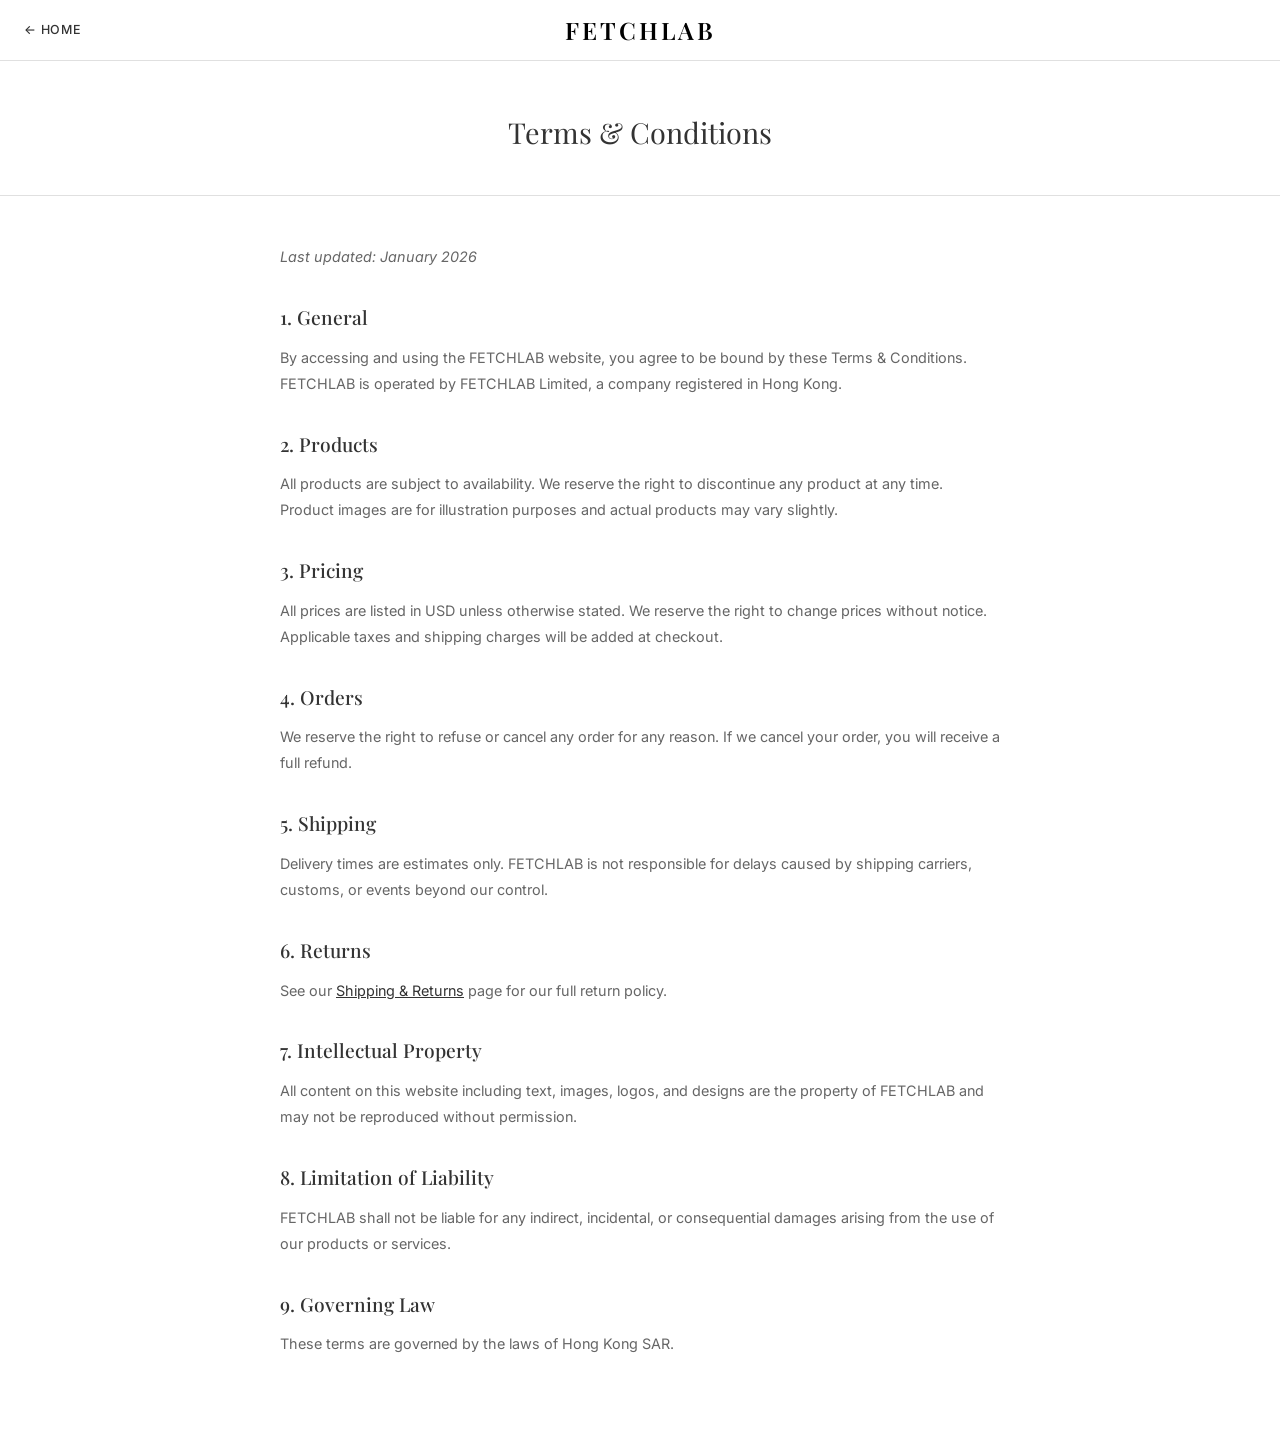
<file: pages/terms.html>
<!DOCTYPE html>
<html lang="en">
<head>
    <meta charset="UTF-8">
    <meta name="viewport" content="width=device-width, initial-scale=1.0">
    <title>Terms & Conditions — FETCHLAB</title>
    <link rel="icon" type="image/x-icon" href="../favicon.ico">
    <link rel="icon" type="image/png" sizes="32x32" href="../favicon.ico">
    <link rel="apple-touch-icon" href="../favicon.ico">
    <link rel="stylesheet" href="../css/styles.css">
</head>
<body>
<nav class="nav"><div class="nav-inner"><div class="nav-left"><a href="../index.html" class="nav-link" style="font-size:.78rem">← Home</a></div><a href="../index.html" class="nav-logo">FETCHLAB</a><div class="nav-right"></div></div></nav>
<div class="page-title-bar"><h1>Terms & Conditions</h1></div>
<div class="page-body"><div class="page-content">
<p><em>Last updated: January 2026</em></p>
<h2>1. General</h2>
<p>By accessing and using the FETCHLAB website, you agree to be bound by these Terms & Conditions. FETCHLAB is operated by FETCHLAB Limited, a company registered in Hong Kong.</p>
<h2>2. Products</h2>
<p>All products are subject to availability. We reserve the right to discontinue any product at any time. Product images are for illustration purposes and actual products may vary slightly.</p>
<h2>3. Pricing</h2>
<p>All prices are listed in USD unless otherwise stated. We reserve the right to change prices without notice. Applicable taxes and shipping charges will be added at checkout.</p>
<h2>4. Orders</h2>
<p>We reserve the right to refuse or cancel any order for any reason. If we cancel your order, you will receive a full refund.</p>
<h2>5. Shipping</h2>
<p>Delivery times are estimates only. FETCHLAB is not responsible for delays caused by shipping carriers, customs, or events beyond our control.</p>
<h2>6. Returns</h2>
<p>See our <a href="shipping.html" style="text-decoration:underline">Shipping & Returns</a> page for our full return policy.</p>
<h2>7. Intellectual Property</h2>
<p>All content on this website including text, images, logos, and designs are the property of FETCHLAB and may not be reproduced without permission.</p>
<h2>8. Limitation of Liability</h2>
<p>FETCHLAB shall not be liable for any indirect, incidental, or consequential damages arising from the use of our products or services.</p>
<h2>9. Governing Law</h2>
<p>These terms are governed by the laws of Hong Kong SAR.</p>
</div></div>
</body>
</html>
</file>
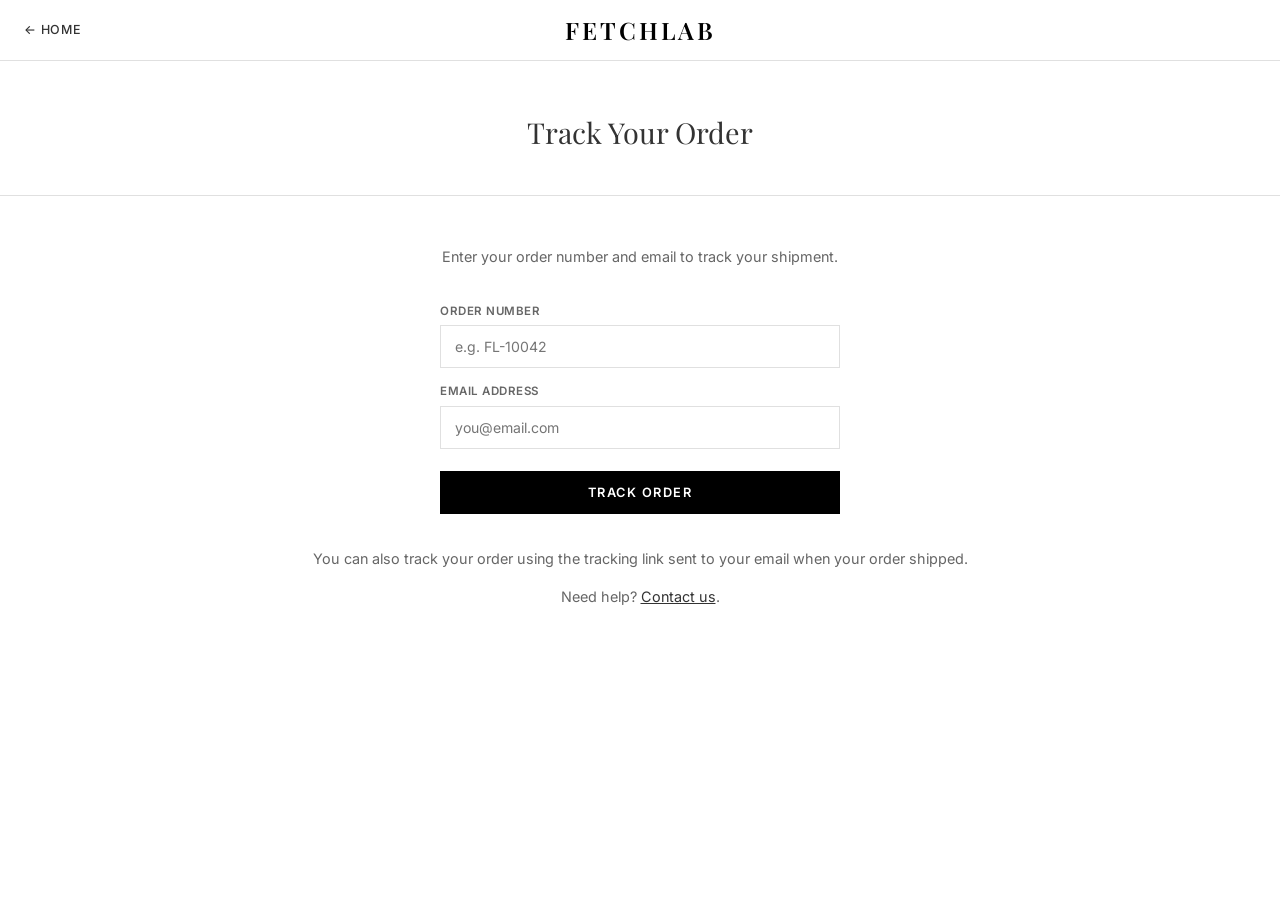
<file: pages/track-order.html>
<!DOCTYPE html>
<html lang="en">
<head>
    <meta charset="UTF-8">
    <meta name="viewport" content="width=device-width, initial-scale=1.0">
    <title>Track Order — FETCHLAB</title>
    <link rel="icon" type="image/x-icon" href="../favicon.ico">
    <link rel="icon" type="image/png" sizes="32x32" href="../favicon.ico">
    <link rel="apple-touch-icon" href="../favicon.ico">
    <link rel="stylesheet" href="../css/styles.css">
</head>
<body>
<nav class="nav"><div class="nav-inner"><div class="nav-left"><a href="../index.html" class="nav-link" style="font-size:.78rem">← Home</a></div><a href="../index.html" class="nav-logo">FETCHLAB</a><div class="nav-right"></div></div></nav>
<div class="page-title-bar"><h1>Track Your Order</h1></div>
<div class="page-body"><div class="page-content" style="text-align:center">
<p>Enter your order number and email to track your shipment.</p>
<div style="max-width:400px;margin:32px auto">
<div class="fgroup"><label style="text-align:left">Order Number</label><input type="text" placeholder="e.g. FL-10042"></div>
<div class="fgroup"><label style="text-align:left">Email Address</label><input type="email" placeholder="you@email.com"></div>
<button class="btn-main" style="width:100%;border:none;cursor:pointer;margin-top:8px" onclick="alert('This feature requires a backend system. Connect with Shopify, ShipStation, or your shipping carrier API to enable real tracking.')">Track Order</button>
</div>
<p style="margin-top:32px">You can also track your order using the tracking link sent to your email when your order shipped.</p>
<p>Need help? <a href="contact.html" style="text-decoration:underline">Contact us</a>.</p>
</div></div>
</body>
</html>
</file>
<file: css/styles.css>
/* ================================================
   FETCHLAB — Complete Stylesheet
   Lane Crawford / NET-A-PORTER Style
   Clean · Minimal · Luxurious · White dominant
   ================================================ */

/* ===== GOOGLE FONTS ===== */
@import url('https://fonts.googleapis.com/css2?family=Inter:wght@300;400;500;600;700&family=Playfair+Display:ital,wght@0,400;0,500;0,600;1,400&display=swap');

/* ===== ROOT VARIABLES ===== */
:root {
    --font:         'Inter', -apple-system,
                    BlinkMacSystemFont, sans-serif;
    --serif:        'Playfair Display',
                    Georgia, serif;
    --black:        #000000;
    --near-black:   #111111;
    --dark:         #222222;
    --text:         #333333;
    --text-light:   #666666;
    --text-muted:   #999999;
    --border:       #e0e0e0;
    --border-light: #eeeeee;
    --bg:           #f7f7f7;
    --bg-warm:      #f5f3ef;
    --white:        #ffffff;
    --error:        #b00020;
    --success:      #2e7d32;
    --ease:         cubic-bezier(.25,.8,.25,1);
}

/* ===== RESET ===== */
*,
*::before,
*::after {
    margin:     0;
    padding:    0;
    box-sizing: border-box;
}

html {
    scroll-behavior: smooth;
    font-size:       16px;
}

body {
    font-family:              var(--font);
    color:                    var(--text);
    background:               var(--white);
    line-height:              1.6;
    -webkit-font-smoothing:   antialiased;
    -moz-osx-font-smoothing:  grayscale;
    overflow-x:               hidden;
}

a {
    text-decoration: none;
    color:           inherit;
    transition:      all .3s var(--ease);
}

button {
    font-family: var(--font);
    cursor:      pointer;
    border:      none;
    background:  none;
}

img {
    max-width: 100%;
    display:   block;
}

ul { list-style: none; }

::selection {
    background: var(--black);
    color:      var(--white);
}

/* ===== LAYOUT ===== */
.container {
    max-width: 1280px;
    margin:    0 auto;
    padding:   0 24px;
}

/* ===== SHIMMER ANIMATION ===== */
@keyframes shimmer {
    0%   { background-position: -200% 0; }
    100% { background-position:  200% 0; }
}

/* ================================================
   BUTTONS
   ================================================ */
.btn-main {
    display:         inline-block;
    padding:         14px 36px;
    background:      var(--black);
    color:           var(--white);
    font-size:       .8rem;
    font-weight:     600;
    letter-spacing:  1.5px;
    text-transform:  uppercase;
    border:          2px solid var(--black);
    cursor:          pointer;
    transition:      all .3s var(--ease);
    text-align:      center;
    font-family:     var(--font);
}

.btn-main:hover {
    background: var(--dark);
    border-color: var(--dark);
}

.btn-dark {
    display:         inline-block;
    padding:         14px 36px;
    background:      var(--black);
    color:           var(--white);
    font-size:       .8rem;
    font-weight:     600;
    letter-spacing:  1.5px;
    text-transform:  uppercase;
    border:          2px solid var(--black);
    cursor:          pointer;
    transition:      all .3s var(--ease);
    text-align:      center;
    font-family:     var(--font);
}

.btn-dark:hover {
    background:   var(--dark);
    border-color: var(--dark);
}

.btn-outline-w {
    display:         inline-block;
    padding:         14px 36px;
    border:          2px solid var(--white);
    color:           var(--white);
    font-size:       .8rem;
    font-weight:     600;
    letter-spacing:  1.5px;
    text-transform:  uppercase;
    cursor:          pointer;
    transition:      all .3s var(--ease);
    text-align:      center;
    font-family:     var(--font);
}

.btn-outline-w:hover {
    background: var(--white);
    color:      var(--black);
}

.btn-outline {
    display:         inline-block;
    padding:         14px 36px;
    border:          2px solid var(--black);
    color:           var(--black);
    font-size:       .8rem;
    font-weight:     600;
    letter-spacing:  1.5px;
    text-transform:  uppercase;
    cursor:          pointer;
    transition:      all .3s var(--ease);
    text-align:      center;
    font-family:     var(--font);
}

.btn-outline:hover {
    background: var(--black);
    color:      var(--white);
}

/* ================================================
   TOP BAR
   ================================================ */
.topbar {
    background:  var(--bg);
    border-bottom: 1px solid var(--border);
    padding:     8px 0;
    font-size:   .72rem;
    color:       var(--text-muted);
    letter-spacing: .5px;
}

.topbar-inner {
    max-width:       1280px;
    margin:          0 auto;
    padding:         0 24px;
    display:         flex;
    justify-content: center;
    align-items:     center;
    gap:             16px;
    flex-wrap:       wrap;
}

.topbar a {
    color:      var(--text-muted);
    transition: all .3s var(--ease);
}

.topbar a:hover { color: var(--black); }

.topbar-sep { color: var(--border); }

/* ================================================
   NAVIGATION
   ================================================ */
.nav {
    position:      sticky;
    top:           0;
    z-index:       900;
    background:    var(--white);
    border-bottom: 1px solid var(--border);
    transition:    all .3s var(--ease);
}

.nav.scrolled {
    box-shadow: 0 1px 8px rgba(0,0,0,.06);
}

.nav-inner {
    max-width:       1280px;
    margin:          0 auto;
    padding:         0 24px;
    height:          60px;
    display:         flex;
    align-items:     center;
    justify-content: space-between;
    position:        relative;
}

/* NAV LEFT */
.nav-left {
    display:     flex;
    align-items: center;
    gap:         4px;
    flex:        1;
    height:      100%;
}

/* HAMBURGER */
.nav-hamburger {
    display:         none;
    flex-direction:  column;
    gap:             5px;
    padding:         8px;
    margin-right:    8px;
    background:      none;
    border:          none;
    cursor:          pointer;
}

.nav-hamburger span {
    width:      18px;
    height:     1.5px;
    background: var(--black);
    display:    block;
    transition: all .3s var(--ease);
}

/* NAV LINKS */
.nav-links {
    display:     flex;
    gap:         28px;
    align-items: center;
    height:      100%;
}

/* DROPDOWN */
.nav-dropdown {
    position:    relative;
    display:     flex;
    align-items: center;
    height:      100%;
}

.nav-link {
    font-size:      .78rem;
    font-weight:    500;
    letter-spacing: .8px;
    text-transform: uppercase;
    color:          var(--text);
    padding:        8px 0;
    display:        flex;
    align-items:    center;
    height:         100%;
    line-height:    1;
    transition:     all .3s var(--ease);
}

.nav-link:hover { color: var(--black); }

.dropdown-panel {
    position:   absolute;
    top:        calc(100% + 1px);
    left:       0;
    background: var(--white);
    border:     1px solid var(--border);
    padding:    32px 40px;
    min-width:  520px;
    opacity:    0;
    visibility: hidden;
    transform:  translateY(6px);
    transition: all .3s var(--ease);
    box-shadow: 0 8px 32px rgba(0,0,0,.08);
    z-index:    100;
}

.nav-dropdown:hover .dropdown-panel {
    opacity:    1;
    visibility: visible;
    transform:  translateY(0);
}

.dropdown-grid {
    display:               grid;
    grid-template-columns: 1fr 1fr 1fr;
    gap:                   28px;
}

.dropdown-col h6 {
    font-size:      .68rem;
    font-weight:    600;
    letter-spacing: 1.5px;
    text-transform: uppercase;
    color:          var(--text-muted);
    margin-bottom:  14px;
}

.dropdown-col a {
    display:    block;
    font-size:  .85rem;
    color:      var(--text-light);
    padding:    5px 0;
    transition: all .3s var(--ease);
}

.dropdown-col a:hover {
    color:        var(--black);
    padding-left: 4px;
}

/* LOGO */
.nav-logo {
    font-family:    var(--serif);
    font-size:      1.5rem;
    font-weight:    600;
    letter-spacing: 3px;
    color:          var(--black);
    position:       absolute;
    left:           50%;
    transform:      translateX(-50%);
    white-space:    nowrap;
}

/* NAV RIGHT */
.nav-right {
    display:         flex;
    align-items:     center;
    gap:             8px;
    flex:            1;
    justify-content: flex-end;
}

.nav-icon {
    width:        36px;
    height:       36px;
    display:      flex;
    align-items:  center;
    justify-content: center;
    color:        var(--text);
    font-size:    .9rem;
    position:     relative;
    border-radius: 50%;
    cursor:       pointer;
    transition:   all .3s var(--ease);
    background:   none;
    border:       none;
    font-family:  var(--font);
}

.nav-icon:hover {
    color:      var(--black);
    background: var(--bg);
}

.cart-badge {
    position:        absolute;
    top:             2px;
    right:           0;
    width:           16px;
    height:          16px;
    background:      var(--black);
    color:           var(--white);
    font-size:       .6rem;
    font-weight:     700;
    border-radius:   50%;
    display:         flex;
    align-items:     center;
    justify-content: center;
    pointer-events:  none;
}

/* SEARCH PANEL */
.search-panel {
    background:  var(--white);
    border-top:  1px solid var(--border-light);
    max-height:  0;
    overflow:    hidden;
    transition:  max-height .4s var(--ease);
}

.search-panel.open {
    max-height: 80px;
}

.search-inner {
    max-width:   600px;
    margin:      0 auto;
    padding:     16px 24px;
    display:     flex;
    align-items: center;
    gap:         12px;
}

.search-inner input {
    flex:        1;
    border:      none;
    outline:     none;
    font-family: var(--font);
    font-size:   1rem;
    color:       var(--text);
    border-bottom: 1px solid var(--border);
    padding:     8px 0;
    background:  transparent;
}

.search-inner input::placeholder {
    color: var(--text-muted);
}

.search-inner button {
    color:      var(--text-muted);
    font-size:  1rem;
    background: none;
    border:     none;
    cursor:     pointer;
    transition: all .3s var(--ease);
}

.search-inner button:hover {
    color: var(--black);
}

/* ================================================
   MOBILE MENU
   ================================================ */
.mobile-menu {
    position:   fixed;
    inset:      0;
    background: var(--white);
    z-index:    1100;
    transform:  translateX(-100%);
    transition: transform .4s var(--ease);
    display:    flex;
    flex-direction: column;
}

.mobile-menu.open {
    transform: translateX(0);
}

.mm-header {
    display:         flex;
    justify-content: space-between;
    align-items:     center;
    padding:         20px 24px;
    border-bottom:   1px solid var(--border-light);
}

.mm-header button {
    font-size:  1.2rem;
    color:      var(--text);
    background: none;
    border:     none;
    cursor:     pointer;
}

.mm-body {
    flex:           1;
    overflow-y:     auto;
    padding:        16px 24px;
    display:        flex;
    flex-direction: column;
}

.mm-body a {
    font-size:     1rem;
    font-weight:   500;
    padding:       14px 0;
    border-bottom: 1px solid var(--border-light);
    color:         var(--text);
    display:       block;
    transition:    all .3s var(--ease);
}

.mm-body a:hover { color: var(--black); }

.mm-footer {
    padding:        16px 24px;
    border-top:     1px solid var(--border-light);
    display:        flex;
    flex-direction: column;
    gap:            8px;
}

.mm-footer a {
    font-size: .82rem;
    color:     var(--text-muted);
    transition: all .3s var(--ease);
}

.mm-footer a:hover { color: var(--black); }

/* ================================================
   HERO
   ================================================ */
.hero {
    position:        relative;
    overflow:        hidden;
    display:         flex;
    align-items:     center;
    justify-content: center;
    background:      var(--bg-warm);

    /* Desktop: tall rectangle */
    height:          80vh;
    min-height:      480px;
    max-height:      860px;
}

.hero-img-wrap {
    position: absolute;
    inset:    0;
    width:    100%;
    height:   100%;
}

.hero-img {
    width:           100%;
    height:          100%;
    object-fit:      cover;

    /* Show center of image by default */
    /* Change this to show different part */
    /* center top = top of image */
    /* center center = middle of image */
    /* center bottom = bottom of image */
    object-position: center center;
}

.hero-img-fallback {
    display:         none;
    position:        absolute;
    inset:           0;
    background:      var(--bg-warm);
    flex-direction:  column;
    align-items:     center;
    justify-content: center;
    gap:             12px;
}

.hero-img-fallback span {
    font-size: 6rem;
}

.hero-img-fallback p {
    font-size:   .85rem;
    color:       var(--text-muted);
    text-align:  center;
    line-height: 1.6;
}

.hero-overlay {
    position:   absolute;
    inset:      0;
    background: linear-gradient(
        to bottom,
        rgba(0,0,0,.1) 0%,
        rgba(0,0,0,.4) 100%
    );
    z-index:    1;
}

.hero-content {
    position:   relative;
    z-index:    2;
    text-align: center;
    color:      var(--white);
    max-width:  640px;
    padding:    0 24px;
}

.hero-eyebrow {
    font-size:      .72rem;
    letter-spacing: 3px;
    text-transform: uppercase;
    opacity:        .85;
    margin-bottom:  12px;
}

.hero-title {
    font-family:    var(--serif);
    font-size:      clamp(2rem, 5.5vw, 3.8rem);
    font-weight:    400;
    line-height:    1.15;
    margin-bottom:  16px;
    letter-spacing: 1px;
}

.hero-subtitle {
    font-size:     .95rem;
    font-weight:   300;
    opacity:       .85;
    line-height:   1.7;
    margin-bottom: 32px;
}

.hero-actions {
    display:         flex;
    gap:             12px;
    justify-content: center;
    flex-wrap:       wrap;
}

/* ================================================
   CATEGORY STRIP
   ================================================ */
.cat-strip {
    padding: 64px 0;
}

.cat-strip-grid {
    display:               grid;
    grid-template-columns: repeat(3, 1fr);
    gap:                   16px;
}

.cat-item {
    text-align:     center;
    display:        flex;
    flex-direction: column;
    align-items:    center;
    gap:            14px;
    cursor:         pointer;
}

.cat-img-wrap {
    width:           100%;
    aspect-ratio:    3/4;
    overflow:        hidden;
    background:      var(--bg);
    display:         flex;
    align-items:     center;
    justify-content: center;
}

.cat-img-wrap span {
    font-size: 4rem;
}

.cat-img {
    width:      100%;
    height:     100%;
    object-fit: cover;
    transition: transform .6s var(--ease);
}

.cat-item:hover .cat-img {
    transform: scale(1.04);
}

.cat-item > span:last-child {
    font-size:      .78rem;
    font-weight:    600;
    letter-spacing: 1.5px;
    text-transform: uppercase;
    color:          var(--text);
}

/* ================================================
   SECTION HEADER
   ================================================ */
.section-head {
    display:         flex;
    justify-content: space-between;
    align-items:     baseline;
    margin-bottom:   32px;
    padding-bottom:  16px;
    border-bottom:   1px solid var(--border);
}

.section-head h2 {
    font-family:    var(--serif);
    font-size:      1.5rem;
    font-weight:    500;
    letter-spacing: .5px;
}

.view-all {
    font-size:   .78rem;
    font-weight: 500;
    color:       var(--text-light);
    transition:  all .3s var(--ease);
}

.view-all:hover { color: var(--black); }

/* ================================================
   PRODUCTS SECTION
   ================================================ */
.products {
    padding: 48px 0;
}

.product-grid {
    display:               grid;
    grid-template-columns: repeat(4, 1fr);
    gap:                   20px;
}

/* ================================================
   PRODUCT CARD
   ================================================ */
.pcard {
    position: relative;
}

.pcard-img {
    position:      relative;
    aspect-ratio:  3/4;
    overflow:      hidden;
    background:    var(--bg);
    margin-bottom: 12px;
}

.pcard-photo {
    width:          100%;
    height:         100%;
    object-fit:     cover;
    object-position: top center;
    transition:     transform .6s var(--ease);
    display:        block;
}

.pcard:hover .pcard-photo {
    transform: scale(1.04);
}

.pcard-emoji {
    font-size:       5rem;
    display:         flex;
    align-items:     center;
    justify-content: center;
    width:           100%;
    height:          100%;
    position:        absolute;
    inset:           0;
}

.pcard-tag {
    position:       absolute;
    top:            10px;
    left:           10px;
    font-size:      .62rem;
    font-weight:    600;
    letter-spacing: 1.5px;
    text-transform: uppercase;
    padding:        4px 10px;
    background:     var(--black);
    color:          var(--white);
    z-index:        2;
}

.pcard-tag.sale {
    background: var(--error);
}

.pcard-hover {
    position:  absolute;
    bottom:    0;
    left:      0;
    right:     0;
    padding:   10px;
    opacity:   0;
    transform: translateY(6px);
    transition: all .3s var(--ease);
    z-index:   3;
}

.pcard:hover .pcard-hover {
    opacity:   1;
    transform: translateY(0);
}

.pcard-atc {
    width:          100%;
    padding:        12px;
    background:     var(--white);
    color:          var(--black);
    font-size:      .7rem;
    font-weight:    600;
    letter-spacing: 1.5px;
    text-transform: uppercase;
    text-align:     center;
    cursor:         pointer;
    border:         1px solid var(--border);
    font-family:    var(--font);
    transition:     all .3s var(--ease);
}

.pcard-atc:hover {
    background:   var(--black);
    color:        var(--white);
    border-color: var(--black);
}

.pcard-atc:disabled {
    background: #999;
    cursor:     not-allowed;
    border-color: #999;
}

.pcard-info {}

.pcard-brand {
    font-size:      .68rem;
    color:          var(--text-muted);
    letter-spacing: .5px;
    text-transform: uppercase;
    margin-bottom:  2px;
}

.pcard-name {
    font-size:     .88rem;
    font-weight:   500;
    color:         var(--text);
    margin-bottom: 4px;
    line-height:   1.3;
    display:       block;
    transition:    all .3s var(--ease);
}

.pcard-name:hover {
    color: var(--black);
}

.pcard-price {
    display:     flex;
    gap:         8px;
    align-items: center;
}

.pcard-now {
    font-size:   .88rem;
    font-weight: 500;
    color:       var(--black);
}

.pcard-was {
    font-size:       .82rem;
    color:           var(--text-muted);
    text-decoration: line-through;
}

/* ================================================
   EDITORIAL SPLIT SECTION
   ================================================ */
.editorial {
    border-top:    1px solid var(--border-light);
    border-bottom: 1px solid var(--border-light);
}

.editorial-row {
    display:               grid;
    grid-template-columns: 1fr 1fr;
    min-height:            520px;
}

.editorial-img-col {
    overflow:        hidden;
    background:      var(--bg-warm);
    display:         flex;
    align-items:     center;
    justify-content: center;
}

.editorial-photo {
    width:       100%;
    height:      100%;
    object-fit:  cover;
}

.ed-fallback {
    font-size: 8rem;
    display:   flex;
    align-items: center;
    justify-content: center;
    width:     100%;
    height:    100%;
}

.editorial-text-col {
    display:        flex;
    flex-direction: column;
    justify-content: center;
    padding:        64px clamp(32px, 5vw, 80px);
}

.editorial-label {
    font-size:      .68rem;
    letter-spacing: 2px;
    text-transform: uppercase;
    color:          var(--text-muted);
    margin-bottom:  12px;
    display:        block;
}

.editorial-text-col h2 {
    font-family:   var(--serif);
    font-size:     clamp(1.4rem, 3vw, 2rem);
    font-weight:   400;
    line-height:   1.3;
    margin-bottom: 20px;
    color:         var(--black);
}

.editorial-text-col p {
    font-size:     .92rem;
    color:         var(--text-light);
    line-height:   1.8;
    margin-bottom: 28px;
    font-weight:   300;
}

/* ================================================
   FEATURES STRIP
   ================================================ */
.features-strip {
    padding:       48px 0;
    border-top:    1px solid var(--border-light);
    border-bottom: 1px solid var(--border-light);
    background:    var(--bg);
}

.features-grid {
    display:               grid;
    grid-template-columns: repeat(4, 1fr);
    gap:                   24px;
}

.feature {
    display:     flex;
    gap:         14px;
    align-items: flex-start;
}

.feature i {
    font-size:  1.1rem;
    color:      var(--text);
    margin-top: 2px;
    flex-shrink: 0;
}

.feature strong {
    display:       block;
    font-size:     .82rem;
    font-weight:   600;
    margin-bottom: 2px;
}

.feature p {
    font-size: .78rem;
    color:     var(--text-muted);
}

/* ================================================
   REVIEWS
   ================================================ */
.reviews {
    padding: 64px 0;
}

.reviews-row {
    display:               grid;
    grid-template-columns: repeat(3, 1fr);
    gap:                   24px;
}

.review-card {
    border:     1px solid var(--border);
    padding:    32px;
    transition: all .3s var(--ease);
}

.review-card:hover {
    border-color: var(--black);
}

.review-stars {
    color:         var(--black);
    font-size:     .85rem;
    letter-spacing: 2px;
    margin-bottom: 16px;
}

.review-card > p {
    font-family:   var(--serif);
    font-style:    italic;
    font-size:     .95rem;
    line-height:   1.7;
    color:         var(--text);
    margin-bottom: 20px;
}

.review-author strong {
    display:     block;
    font-size:   .82rem;
    font-weight: 600;
}

.review-author span {
    font-size: .75rem;
    color:     var(--text-muted);
}

/* ================================================
   NEWSLETTER
   ================================================ */
.newsletter {
    padding:       64px 0;
    background:    var(--bg);
    border-top:    1px solid var(--border-light);
}

.nl-inner {
    text-align: center;
    max-width:  480px;
    margin:     0 auto;
}

.nl-inner h2 {
    font-family:   var(--serif);
    font-size:     1.5rem;
    font-weight:   400;
    margin-bottom: 10px;
}

.nl-inner p {
    font-size:     .88rem;
    color:         var(--text-light);
    margin-bottom: 24px;
}

.nl-form {
    display:  flex;
    border:   1px solid var(--border);
    overflow: hidden;
}

.nl-form input {
    flex:        1;
    padding:     14px 16px;
    border:      none;
    outline:     none;
    font-family: var(--font);
    font-size:   .88rem;
    background:  var(--white);
    color:       var(--text);
}

.nl-form button {
    padding:        14px 24px;
    background:     var(--black);
    color:          var(--white);
    font-size:      .72rem;
    font-weight:    600;
    letter-spacing: 1.5px;
    text-transform: uppercase;
    border:         none;
    cursor:         pointer;
    font-family:    var(--font);
    transition:     all .3s var(--ease);
    white-space:    nowrap;
}

.nl-form button:hover {
    background: var(--dark);
}

/* ================================================
   FOOTER
   ================================================ */
.footer {
    border-top: 1px solid var(--border);
    padding:    56px 0 32px;
    background: var(--white);
}

.footer-grid {
    display:               grid;
    grid-template-columns: 1.5fr 1fr 1fr 1fr 1fr;
    gap:                   40px;
    margin-bottom:         48px;
}

.footer-logo-text {
    font-family:   var(--serif);
    font-size:     1.3rem;
    font-weight:   600;
    letter-spacing: 2px;
    margin-bottom: 12px;
    color:         var(--black);
}

.footer-brand-col > p {
    font-size:     .82rem;
    color:         var(--text-light);
    line-height:   1.7;
    margin-bottom: 20px;
    max-width:     260px;
}

/* SOCIAL ICONS */
.social-row {
    display:     flex;
    gap:         10px;
    align-items: center;
    flex-wrap:   wrap;
}

.social-row a {
    width:           36px;
    height:          36px;
    min-width:       36px;
    min-height:      36px;
    border:          1px solid var(--border);
    border-radius:   50%;
    display:         flex;
    align-items:     center;
    justify-content: center;
    color:           var(--text-light);
    font-size:       .82rem;
    transition:      all .3s var(--ease);
    text-decoration: none;
    position:        relative;
    overflow:        hidden;
}

.social-row a i {
    display:         flex;
    align-items:     center;
    justify-content: center;
    width:           100%;
    height:          100%;
    position:        absolute;
    top:             0;
    left:            0;
    margin:          0;
    padding:         0;
    line-height:     1;
    font-size:       .82rem;
}

.social-row a:hover {
    border-color: var(--black);
    color:        var(--black);
    transform:    translateY(-2px);
}

.footer-col h4 {
    font-size:      .7rem;
    font-weight:    600;
    letter-spacing: 1.5px;
    text-transform: uppercase;
    color:          var(--text);
    margin-bottom:  16px;
}

.footer-col a {
    display:    block;
    font-size:  .82rem;
    color:      var(--text-light);
    padding:    4px 0;
    transition: all .3s var(--ease);
}

.footer-col a:hover {
    color:        var(--black);
    padding-left: 4px;
}

.footer-contact-info {
    font-size:   .78rem;
    color:       var(--text-muted);
    line-height: 1.7;
    margin-top:  8px;
}

.footer-bottom {
    display:         flex;
    justify-content: space-between;
    align-items:     center;
    padding-top:     24px;
    border-top:      1px solid var(--border-light);
    flex-wrap:       wrap;
    gap:             12px;
}

.footer-bottom span {
    font-size: .75rem;
    color:     var(--text-muted);
}

.pay-icons {
    display:     flex;
    gap:         8px;
    font-size:   1.4rem;
    color:       var(--border);
    align-items: center;
}

/* ================================================
   CART DRAWER
   ================================================ */
.drawer {
    position:       fixed;
    top:            0;
    right:          -460px;
    width:          440px;
    height:         100vh;
    background:     var(--white);
    z-index:        1100;
    box-shadow:     -4px 0 24px rgba(0,0,0,.08);
    transition:     right .4s var(--ease);
    display:        flex;
    flex-direction: column;
}

.drawer.open {
    right: 0;
}

.drawer-head {
    display:         flex;
    justify-content: space-between;
    align-items:     center;
    padding:         20px 24px;
    border-bottom:   1px solid var(--border-light);
    flex-shrink:     0;
}

.drawer-head h3 {
    font-size:   1rem;
    font-weight: 600;
}

.drawer-head button {
    font-size:  1rem;
    color:      var(--text-muted);
    background: none;
    border:     none;
    cursor:     pointer;
    padding:    4px;
    transition: all .3s var(--ease);
}

.drawer-head button:hover {
    color: var(--black);
}

.drawer-body {
    flex:       1;
    overflow-y: auto;
    padding:    16px 24px;
}

.d-item {
    display:       flex;
    gap:           16px;
    padding:       16px 0;
    border-bottom: 1px solid var(--border-light);
    align-items:   flex-start;
}

.d-item-img {
    width:           72px;
    height:          90px;
    background:      var(--bg);
    overflow:        hidden;
    display:         flex;
    align-items:     center;
    justify-content: center;
    flex-shrink:     0;
}

.d-item-img img {
    width:       100%;
    height:      100%;
    object-fit:  cover;
}

.d-item-img span {
    font-size: 2rem;
}

.d-item-info {
    flex: 1;
}

.d-item-name {
    font-size:     .85rem;
    font-weight:   500;
    margin-bottom: 3px;
    color:         var(--black);
}

.d-item-price {
    font-size:     .82rem;
    color:         var(--text-light);
    margin-bottom: 10px;
}

.d-qty {
    display:     flex;
    align-items: center;
    gap:         10px;
    margin-bottom: 6px;
}

.d-qty button {
    width:           26px;
    height:          26px;
    border:          1px solid var(--border);
    display:         flex;
    align-items:     center;
    justify-content: center;
    font-size:       .9rem;
    color:           var(--text);
    cursor:          pointer;
    background:      none;
    transition:      all .3s var(--ease);
    font-family:     var(--font);
}

.d-qty button:hover {
    border-color: var(--black);
    background:   var(--black);
    color:        var(--white);
}

.d-qty span {
    font-size:  .85rem;
    font-weight: 600;
    min-width:  20px;
    text-align: center;
}

.d-item-rm {
    font-size:       .72rem;
    color:           var(--text-muted);
    text-decoration: underline;
    cursor:          pointer;
    display:         inline-block;
    transition:      all .3s var(--ease);
    background:      none;
    border:          none;
    font-family:     var(--font);
    padding:         0;
}

.d-item-rm:hover {
    color: var(--error);
}

.drawer-foot {
    padding:    20px 24px 28px;
    border-top: 1px solid var(--border-light);
    flex-shrink: 0;
}

.drawer-total {
    display:         flex;
    justify-content: space-between;
    font-size:       .9rem;
    font-weight:     600;
    margin-bottom:   6px;
}

.drawer-checkout-btn {
    width:       100%;
    text-align:  center;
    display:     block;
    margin:      12px 0 8px;
    padding:     16px;
    font-family: var(--font);
}

.drawer-viewbag {
    display:    block;
    text-align: center;
    font-size:  .78rem;
    color:      var(--text-muted);
    transition: all .3s var(--ease);
}

.drawer-viewbag:hover {
    color: var(--black);
}

.drawer-empty {
    text-align: center;
    padding:    60px 20px;
    color:      var(--text-muted);
}

.drawer-empty p {
    font-size: .88rem;
}

/* ================================================
   OVERLAY
   ================================================ */
.overlay {
    position:   fixed;
    inset:      0;
    background: rgba(0,0,0,.35);
    z-index:    1000;
    opacity:    0;
    visibility: hidden;
    transition: all .3s var(--ease);
}

.overlay.show {
    opacity:    1;
    visibility: visible;
}

/* ================================================
   TOAST NOTIFICATIONS
   ================================================ */
.toasts {
    position:       fixed;
    bottom:         24px;
    right:          24px;
    z-index:        9999;
    display:        flex;
    flex-direction: column;
    gap:            8px;
}

.toast {
    background:  var(--black);
    color:       var(--white);
    padding:     14px 20px;
    font-size:   .82rem;
    box-shadow:  0 4px 16px rgba(0,0,0,.12);
    min-width:   240px;
    max-width:   340px;
    animation:   toastIn .4s var(--ease);
    font-family: var(--font);
}

.toast.err {
    background: var(--error);
}

@keyframes toastIn {
    from {
        opacity:   0;
        transform: translateY(8px);
    }
    to {
        opacity:   1;
        transform: translateY(0);
    }
}

/* ================================================
   PAGE TITLE BAR
   ================================================ */
.page-title-bar {
    padding:       48px 0 40px;
    border-bottom: 1px solid var(--border);
    text-align:    center;
}

.page-title-bar h1 {
    font-family: var(--serif);
    font-size:   1.8rem;
    font-weight: 400;
}

.page-body {
    padding: 48px 0 80px;
}

/* ================================================
   STATIC PAGE CONTENT
   ================================================ */
.page-content {
    max-width: 720px;
    margin:    0 auto;
}

.page-content h2 {
    font-family:   var(--serif);
    font-size:     1.2rem;
    font-weight:   500;
    margin:        32px 0 12px;
}

.page-content p,
.page-content li {
    font-size:     .9rem;
    color:         var(--text-light);
    line-height:   1.8;
    margin-bottom: 12px;
}

.page-content ul {
    padding-left: 20px;
    list-style:   disc;
}

.page-content a {
    text-decoration: underline;
    color:           var(--text);
}

.page-content a:hover {
    color: var(--black);
}

/* ================================================
   FORMS (checkout, contact)
   ================================================ */
.form-box {
    border:        1px solid var(--border);
    padding:       28px;
    margin-bottom: 20px;
}

.form-box h3 {
    font-size:     .85rem;
    font-weight:   600;
    letter-spacing: .5px;
    margin-bottom: 20px;
    padding-bottom: 12px;
    border-bottom: 1px solid var(--border-light);
}

.frow {
    display:               grid;
    grid-template-columns: 1fr 1fr;
    gap:                   14px;
}

.fgroup {
    display:        flex;
    flex-direction: column;
    gap:            5px;
    margin-bottom:  14px;
}

.fgroup label {
    font-size:      .72rem;
    font-weight:    600;
    letter-spacing: .5px;
    text-transform: uppercase;
    color:          var(--text-light);
}

.fgroup input,
.fgroup select,
.fgroup textarea {
    padding:     12px 14px;
    border:      1px solid var(--border);
    font-family: var(--font);
    font-size:   .88rem;
    outline:     none;
    transition:  border .3s var(--ease);
    background:  var(--white);
    color:       var(--text);
}

.fgroup input:focus,
.fgroup select:focus,
.fgroup textarea:focus {
    border-color: var(--black);
}

/* ORDER SUMMARY BOX */
.summary-box {
    border:     1px solid var(--border);
    padding:    28px;
    position:   sticky;
    top:        80px;
}

.summary-box h3 {
    font-size:     .85rem;
    font-weight:   600;
    margin-bottom: 20px;
    padding-bottom: 12px;
    border-bottom: 1px solid var(--border-light);
}

.s-line {
    display:         flex;
    justify-content: space-between;
    padding:         8px 0;
    font-size:       .88rem;
}

.s-line.total {
    font-weight:   600;
    padding-top:   14px;
    margin-top:    8px;
    border-top:    1px solid var(--border);
    font-size:     1rem;
}

/* ================================================
   COLLECTION PAGE LAYOUT
   ================================================ */
.coll-layout {
    display:               grid;
    grid-template-columns: 220px 1fr;
    gap:                   40px;
    align-items:           start;
}

.coll-sidebar {
    position: sticky;
    top:      90px;
}

.sidebar-group {
    margin-bottom: 28px;
}

.sidebar-group h5 {
    font-size:      .68rem;
    font-weight:    600;
    letter-spacing: 1.5px;
    text-transform: uppercase;
    color:          var(--text-muted);
    margin-bottom:  12px;
    padding-bottom: 10px;
    border-bottom:  1px solid var(--border-light);
}

/* RADIO BUTTONS IN SIDEBAR */
.sidebar-opt {
    display:     flex;
    align-items: center;
    gap:         10px;
    padding:     9px 0;
    font-size:   .85rem;
    color:       var(--text-light);
    cursor:      pointer;
    transition:  color .3s var(--ease);
    border:      none;
    background:  none;
    width:       100%;
    text-align:  left;
}

.sidebar-opt:hover {
    color: var(--black);
}

.sidebar-opt input[type="radio"] {
    width:      16px;
    height:     16px;
    min-width:  16px;
    min-height: 16px;
    cursor:     pointer;
    accent-color: var(--black);
    margin:     0;
    padding:    0;
    flex-shrink: 0;
}

.sidebar-opt span {
    line-height: 1;
}

.sidebar-opt:has(input:checked) span {
    color:       var(--black);
    font-weight: 600;
}

/* ================================================
   ABOUT PAGE
   ================================================ */
.about-section {
    padding: 80px 0;
}

.about-grid {
    display:               grid;
    grid-template-columns: 1fr 1fr;
    gap:                   64px;
    align-items:           center;
}

.about-img {
    aspect-ratio: 4/5;
    background:   var(--bg);
    overflow:     hidden;
}

.about-img img {
    width:       100%;
    height:      100%;
    object-fit:  cover;
}

.about-text h2 {
    font-family:   var(--serif);
    font-size:     1.6rem;
    font-weight:   400;
    margin-bottom: 20px;
    line-height:   1.3;
}

.about-text p {
    font-size:     .92rem;
    color:         var(--text-light);
    line-height:   1.8;
    margin-bottom: 14px;
    font-weight:   300;
}

.about-values-grid {
    display:               grid;
    grid-template-columns: repeat(3, 1fr);
    gap:                   24px;
    margin-top:            48px;
}

.about-value {
    padding:    32px;
    border:     1px solid var(--border);
    transition: all .3s var(--ease);
}

.about-value:hover {
    border-color: var(--black);
}

.about-value i {
    font-size:     1.2rem;
    margin-bottom: 16px;
    color:         var(--text);
    display:       block;
}

.about-value h3 {
    font-size:     .88rem;
    font-weight:   600;
    margin-bottom: 8px;
}

.about-value p {
    font-size:   .82rem;
    color:       var(--text-light);
    line-height: 1.7;
}

/* ================================================
   CONTACT PAGE
   ================================================ */
.contact-grid {
    display:               grid;
    grid-template-columns: 1fr 1fr;
    gap:                   48px;
}

.contact-info h2 {
    font-family:   var(--serif);
    font-size:     1.3rem;
    font-weight:   400;
    margin-bottom: 20px;
}

.contact-info > p {
    font-size:     .88rem;
    color:         var(--text-light);
    line-height:   1.8;
    margin-bottom: 16px;
}

.contact-detail {
    display:     flex;
    gap:         12px;
    align-items: flex-start;
    padding:     12px 0;
}

.contact-detail i {
    font-size:  .9rem;
    color:      var(--text);
    margin-top: 3px;
    flex-shrink: 0;
}

.contact-detail strong {
    display:       block;
    font-size:     .82rem;
    margin-bottom: 2px;
}

.contact-detail span {
    font-size: .82rem;
    color:     var(--text-light);
}

/* ================================================
   LOADING SPINNER
   ================================================ */
.fl-spinner {
    width:        28px;
    height:       28px;
    border:       2px solid var(--border);
    border-top:   2px solid var(--black);
    border-radius: 50%;
    animation:    spin .8s linear infinite;
    display:      inline-block;
}

@keyframes spin {
    to { transform: rotate(360deg); }
}

/* ================================================
   RESPONSIVE — TABLET (max 1024px)
   ================================================ */
@media (max-width: 1024px) {
    .product-grid {
        grid-template-columns: repeat(3, 1fr);
    }

    .footer-grid {
        grid-template-columns: 1fr 1fr 1fr;
        gap: 28px;
    }

    .features-grid {
        grid-template-columns: repeat(2, 1fr);
    }

    .coll-layout {
        grid-template-columns: 1fr;
    }

    .coll-sidebar {
        display: none;
    }

    .about-grid {
        grid-template-columns: 1fr;
        gap: 40px;
    }

    .contact-grid {
        grid-template-columns: 1fr;
    }

    .editorial-row {
        grid-template-columns: 1fr;
    }

    .editorial-img-col {
        min-height: 300px;
    }
}

/* ================================================
   RESPONSIVE — MOBILE (max 768px)
   ================================================ */
@media (max-width: 768px) {

    /* NAV */
    .nav-links {
        display: none;
    }

    .nav-hamburger {
        display: flex;
    }

    .nav-logo {
        font-size:  1.1rem;
        letter-spacing: 2px;
    }

    .nav-inner {
        height:  52px;
        padding: 0 16px;
    }

    .nav-right {
        gap: 4px;
    }

    .nav-icon {
        width:    32px;
        height:   32px;
        font-size: .82rem;
    }

    .cart-badge {
        width:     14px;
        height:    14px;
        font-size: .55rem;
        top:       1px;
        right:     -1px;
    }

    .dropdown-panel {
        display: none !important;
    }

    /* HERO — show as square on mobile */
    .hero {
        height:     auto;
        min-height: auto;
        max-height: none;
        aspect-ratio: 1 / 1;
    }

    .hero-img {
        object-position: center center;
    }

    .hero-title {
        font-size: 1.6rem;
        letter-spacing: .5px;
        margin-bottom: 10px;
    }

    .hero-eyebrow {
        font-size: .62rem;
        letter-spacing: 2px;
        margin-bottom: 8px;
    }

    .hero-subtitle {
        font-size: .82rem;
        margin-bottom: 20px;
        line-height: 1.6;
    }

    .hero-actions {
        flex-direction: column;
        align-items:    center;
        gap: 8px;
    }

    .hero-actions .btn-main,
    .hero-actions .btn-outline-w {
        padding:  12px 28px;
        font-size: .72rem;
        width: 80%;
        text-align: center;
    }

    .hero-content {
        padding: 0 20px;
    }

    /* CATEGORY STRIP */
    .cat-strip {
        padding: 40px 0;
    }

    .cat-strip-grid {
        gap: 8px;
    }

    .cat-item > span:last-child {
        font-size: .68rem;
        letter-spacing: 1px;
    }

    /* PRODUCTS */
    .product-grid {
        grid-template-columns: repeat(2, 1fr);
        gap: 12px;
    }

    .pcard-img {
        aspect-ratio: 3/4;
    }

    .pcard-brand {
        font-size: .6rem;
    }

    .pcard-name {
        font-size: .78rem;
    }

    .pcard-now {
        font-size: .78rem;
    }

    .pcard-was {
        font-size: .72rem;
    }

    /* EDITORIAL */
    .editorial-row {
        grid-template-columns: 1fr;
    }

    .editorial-img-col {
        min-height: 280px;
    }

    .editorial-text-col {
        padding: 32px 24px;
    }

    .editorial-text-col h2 {
        font-size: 1.3rem;
    }

    .editorial-text-col p {
        font-size: .85rem;
    }

    /* REVIEWS */
    .reviews-row {
        grid-template-columns: 1fr;
        gap: 16px;
    }

    .review-card {
        padding: 24px;
    }

    /* FEATURES */
    .features-grid {
        grid-template-columns: 1fr;
        gap: 16px;
    }

    /* NEWSLETTER */
    .nl-inner h2 {
        font-size: 1.2rem;
    }

    /* FOOTER */
    .footer-grid {
        grid-template-columns: 1fr 1fr;
        gap: 24px;
    }

    .footer-logo-text {
        font-size: 1.1rem;
    }

    /* CART DRAWER */
    .drawer {
        width: 100%;
        right: -100%;
    }

    /* ABOUT */
    .about-values-grid {
        grid-template-columns: 1fr;
    }

    .about-grid {
        grid-template-columns: 1fr;
        gap: 32px;
    }

    /* FORMS */
    .frow {
        grid-template-columns: 1fr;
    }

    /* SECTION HEADS */
    .section-head {
        flex-direction: column;
        gap: 8px;
        text-align: center;
        align-items: center;
    }

    .section-head h2 {
        font-size: 1.2rem;
    }

    /* TOPBAR */
    .topbar-inner {
        gap: 6px;
        font-size: .6rem;
    }

    .topbar-sep {
        display: none;
    }

    .topbar-inner > a:not(:first-child) {
        display: none;
    }

    /* PAGE TITLE */
    .page-title-bar {
        padding: 32px 0 28px;
    }

    .page-title-bar h1 {
        font-size: 1.4rem;
    }

    /* CONTACT */
    .contact-grid {
        grid-template-columns: 1fr;
    }
}

/* ================================================
   RESPONSIVE — SMALL MOBILE (max 480px)
   ================================================ */
@media (max-width: 480px) {

    /* HERO — slightly taller on tiny screens */
    .hero {
        aspect-ratio: 4 / 5;
    }

    .hero-title {
        font-size: 1.4rem;
    }

    .hero-subtitle {
        font-size: .78rem;
    }

    .hero-actions .btn-main,
    .hero-actions .btn-outline-w {
        width: 90%;
        padding: 12px 20px;
        font-size: .68rem;
    }

    /* NAV */
    .nav-inner {
        height: 48px;
        padding: 0 12px;
    }

    .nav-logo {
        font-size: 1rem;
        letter-spacing: 1.5px;
    }

    .nav-right {
        gap: 2px;
    }

    .nav-icon {
        width: 30px;
        height: 30px;
        font-size: .78rem;
    }

    .cart-badge {
        width: 13px;
        height: 13px;
        font-size: .5rem;
        top: 0px;
        right: -2px;
    }

    /* FOOTER */
    .footer-grid {
        grid-template-columns: 1fr;
    }

    /* NEWSLETTER */
    .nl-form {
        flex-direction: column;
    }

    .nl-form button {
        width: 100%;
    }

    .nl-inner h2 {
        font-size: 1.1rem;
    }

    /* PRODUCTS — show add to bag always */
    .pcard-hover {
        opacity:   1;
        transform: none;
        position:  relative;
        padding:   8px 0 0;
    }

    .pcard-atc {
        padding: 10px;
        font-size: .65rem;
    }

    /* FEATURES */
    .features-grid {
        grid-template-columns: 1fr;
        gap: 12px;
    }

    .feature {
        gap: 10px;
    }

    /* CATEGORY STRIP */
    .cat-strip {
        padding: 28px 0;
    }

    .cat-item > span:last-child {
        font-size: .62rem;
        letter-spacing: .5px;
    }

    /* TOPBAR — hide on very small screens */
    .topbar {
        display: none;
    }
}

/* ================================================
   FORCE FIX SOCIAL ICONS (safety override)
   ================================================ */
.footer .social-row,
.footer-brand-col .social-row {
    display:     flex;
    gap:         10px;
    align-items: center;
    flex-wrap:   wrap;
}

.footer .social-row a,
.footer-brand-col .social-row a {
    width:           36px    !important;
    height:          36px    !important;
    min-width:       36px    !important;
    min-height:      36px    !important;
    border-radius:   50%     !important;
    border:          1px solid var(--border) !important;
    display:         flex    !important;
    align-items:     center  !important;
    justify-content: center  !important;
    padding:         0       !important;
    margin:          0       !important;
    position:        relative !important;
    overflow:        hidden  !important;
    color:           var(--text-light) !important;
    font-size:       .82rem  !important;
}

.footer .social-row a i,
.footer-brand-col .social-row a i {
    position:  absolute     !important;
    top:       50%          !important;
    left:      50%          !important;
    transform: translate(-50%, -50%) !important;
    margin:    0            !important;
    padding:   0            !important;
    line-height: 1          !important;
    font-size: .82rem       !important;
}

.footer .social-row a:hover,
.footer-brand-col .social-row a:hover {
    border-color: var(--black) !important;
    color:        var(--black) !important;
}

Fixed hero image and mobile layout
</file>
<file: css/product.css>
/* ============================================
   FETCHLAB — Product Page Styles
   ============================================ */

/* ===== BREADCRUMB ===== */
.breadcrumb {
    padding: 12px 0;
    border-bottom: 1px solid var(--border-light);
    font-size: .75rem;
    color: var(--text-muted);
}
.breadcrumb a {
    color: var(--text-muted);
}
.breadcrumb a:hover { color: var(--black); }
.breadcrumb span { margin: 0 6px; }

/* ===== SKELETON LOADER ===== */
.product-skeleton { padding: 40px 0 80px; }
.product-layout {
    display: grid;
    grid-template-columns: 1fr 1fr;
    gap: 56px;
    align-items: start;
}
.skeleton-main {
    width: 100%;
    aspect-ratio: 3/4;
    background: linear-gradient(
        90deg,
        var(--bg) 25%,
        var(--border-light) 50%,
        var(--bg) 75%
    );
    background-size: 200% 100%;
    animation: shimmer 1.5s infinite;
    margin-bottom: 12px;
}
.skeleton-thumbs {
    display: flex;
    gap: 8px;
}
.skeleton-thumb {
    width: 70px;
    height: 85px;
    background: linear-gradient(
        90deg,
        var(--bg) 25%,
        var(--border-light) 50%,
        var(--bg) 75%
    );
    background-size: 200% 100%;
    animation: shimmer 1.5s infinite;
}
.skeleton-text {
    height: 14px;
    background: linear-gradient(
        90deg,
        var(--bg) 25%,
        var(--border-light) 50%,
        var(--bg) 75%
    );
    background-size: 200% 100%;
    animation: shimmer 1.5s infinite;
    margin-bottom: 12px;
    border-radius: 2px;
}
.skeleton-text.wide { width: 90%; }
.skeleton-text.medium { width: 60%; }
.skeleton-text.short { width: 30%; }
.skeleton-block {
    width: 100%;
    height: 48px;
    background: linear-gradient(
        90deg,
        var(--bg) 25%,
        var(--border-light) 50%,
        var(--bg) 75%
    );
    background-size: 200% 100%;
    animation: shimmer 1.5s infinite;
    margin-bottom: 12px;
    border-radius: 2px;
}
.skeleton-block.tall { height: 120px; }
@keyframes shimmer {
    0% { background-position: -200% 0; }
    100% { background-position: 200% 0; }
}

/* ===== PRODUCT LAYOUT ===== */
.product-main { padding: 40px 0 80px; }

/* ===== GALLERY ===== */
.product-gallery-col { position: sticky; top: 80px; }
.product-main-img {
    position: relative;
    aspect-ratio: 3/4;
    overflow: hidden;
    background: var(--bg);
    cursor: zoom-in;
    margin-bottom: 12px;
}
.product-main-photo {
    width: 100%;
    height: 100%;
    object-fit: cover;
    object-position: center top;
    transition: transform .5s var(--ease);
}
.product-main-img:hover .product-main-photo {
    transform: scale(1.04);
}
.img-zoom-hint {
    position: absolute;
    bottom: 12px;
    right: 12px;
    background: rgba(255,255,255,.9);
    padding: 6px 12px;
    font-size: .7rem;
    color: var(--text-muted);
    opacity: 0;
    transition: opacity .3s var(--ease);
    display: flex;
    align-items: center;
    gap: 6px;
}
.product-main-img:hover .img-zoom-hint { opacity: 1; }
.product-badges {
    position: absolute;
    top: 12px;
    left: 12px;
    display: flex;
    flex-direction: column;
    gap: 6px;
}
.product-badge {
    font-size: .62rem;
    font-weight: 600;
    letter-spacing: 1.5px;
    text-transform: uppercase;
    padding: 4px 10px;
    background: var(--black);
    color: var(--white);
}
.product-badge.sale {
    background: var(--error);
}

/* THUMBNAILS */
.product-thumbs {
    display: flex;
    gap: 8px;
    flex-wrap: wrap;
}
.product-thumb {
    width: 70px;
    height: 85px;
    overflow: hidden;
    cursor: pointer;
    border: 1px solid transparent;
    transition: border-color .3s var(--ease);
    flex-shrink: 0;
}
.product-thumb:hover,
.product-thumb.active {
    border-color: var(--black);
}
.product-thumb img {
    width: 100%;
    height: 100%;
    object-fit: cover;
    object-position: center top;
}

/* LIGHTBOX */
.lightbox {
    position: fixed;
    inset: 0;
    background: rgba(0,0,0,.95);
    z-index: 2000;
    display: none;
    align-items: center;
    justify-content: center;
}
.lightbox.open { display: flex; }
.lightbox img {
    max-width: 80vw;
    max-height: 90vh;
    object-fit: contain;
}
.lightbox-close {
    position: absolute;
    top: 20px;
    right: 20px;
    color: var(--white);
    font-size: 1.4rem;
    background: none;
    border: none;
    cursor: pointer;
    opacity: .7;
}
.lightbox-close:hover { opacity: 1; }
.lightbox-prev,
.lightbox-next {
    position: absolute;
    top: 50%;
    transform: translateY(-50%);
    color: var(--white);
    font-size: 1.4rem;
    background: none;
    border: none;
    cursor: pointer;
    padding: 20px;
    opacity: .7;
}
.lightbox-prev:hover,
.lightbox-next:hover { opacity: 1; }
.lightbox-prev { left: 20px; }
.lightbox-next { right: 20px; }

/* ===== PRODUCT INFO ===== */
.product-info-col {
    padding-top: 8px;
}
.product-brand {
    font-size: .7rem;
    font-weight: 600;
    letter-spacing: 2px;
    text-transform: uppercase;
    color: var(--text-muted);
    margin-bottom: 8px;
}
.product-title {
    font-family: var(--serif);
    font-size: clamp(1.4rem, 2.5vw, 1.9rem);
    font-weight: 400;
    line-height: 1.25;
    margin-bottom: 12px;
    color: var(--black);
}
.product-rating {
    display: flex;
    align-items: center;
    gap: 8px;
    margin-bottom: 16px;
}
.rating-stars { color: #222; font-size: .85rem; }
.rating-count {
    font-size: .78rem;
    color: var(--text-muted);
}
.rating-link {
    font-size: .78rem;
    color: var(--text-muted);
    text-decoration: underline;
}
.rating-link:hover { color: var(--black); }
.product-price-row {
    display: flex;
    align-items: center;
    gap: 10px;
    margin-bottom: 20px;
}
.product-price-now {
    font-size: 1.2rem;
    font-weight: 600;
    color: var(--black);
}
.product-price-was {
    font-size: 1rem;
    color: var(--text-muted);
    text-decoration: line-through;
}
.product-price-save {
    font-size: .78rem;
    font-weight: 600;
    color: var(--error);
    background: #fef2f2;
    padding: 3px 8px;
}
.product-divider {
    border: none;
    border-top: 1px solid var(--border-light);
    margin: 20px 0;
}

/* ===== VARIANT SELECTORS ===== */
.variant-group {
    margin-bottom: 20px;
}
.variant-label {
    font-size: .72rem;
    font-weight: 600;
    letter-spacing: 1px;
    text-transform: uppercase;
    color: var(--text);
    display: flex;
    align-items: center;
    gap: 6px;
    margin-bottom: 10px;
}
.variant-selected {
    font-weight: 400;
    color: var(--text-muted);
    text-transform: none;
    letter-spacing: 0;
}
.variant-options {
    display: flex;
    flex-wrap: wrap;
    gap: 8px;
}
.variant-btn {
    padding: 8px 18px;
    border: 1px solid var(--border);
    background: var(--white);
    font-size: .82rem;
    font-weight: 500;
    cursor: pointer;
    transition: all .25s var(--ease);
    color: var(--text);
}
.variant-btn:hover {
    border-color: var(--black);
}
.variant-btn.active {
    border-color: var(--black);
    background: var(--black);
    color: var(--white);
}
.variant-btn.sold-out {
    color: var(--text-muted);
    text-decoration: line-through;
    cursor: not-allowed;
    opacity: .5;
}
/* Color variant buttons */
.color-btn {
    width: 30px;
    height: 30px;
    border-radius: 50%;
    border: 2px solid transparent;
    cursor: pointer;
    transition: all .25s var(--ease);
    outline-offset: 3px;
}
.color-btn:hover { transform: scale(1.15); }
.color-btn.active {
    outline: 2px solid var(--black);
}

/* QUANTITY */
.product-qty-row { margin-bottom: 16px; }
.qty-control {
    display: flex;
    align-items: center;
    border: 1px solid var(--border);
    width: fit-content;
    margin-top: 8px;
}
.qty-btn {
    width: 40px;
    height: 40px;
    display: flex;
    align-items: center;
    justify-content: center;
    font-size: 1rem;
    color: var(--text);
    transition: all .25s var(--ease);
}
.qty-btn:hover {
    background: var(--bg);
}
.qty-input {
    width: 48px;
    height: 40px;
    text-align: center;
    border: none;
    border-left: 1px solid var(--border);
    border-right: 1px solid var(--border);
    font-family: var(--font);
    font-size: .9rem;
    font-weight: 600;
    outline: none;
}

/* ADD TO BAG BUTTON */
.product-actions {
    display: flex;
    gap: 10px;
    margin-bottom: 14px;
}
.btn-atc {
    flex: 1;
    padding: 16px;
    background: var(--black);
    color: var(--white);
    font-family: var(--font);
    font-size: .78rem;
    font-weight: 600;
    letter-spacing: 1.5px;
    text-transform: uppercase;
    border: 1px solid var(--black);
    cursor: pointer;
    display: flex;
    align-items: center;
    justify-content: center;
    gap: 10px;
    transition: all .3s var(--ease);
}
.btn-atc:hover {
    background: var(--dark);
}
.btn-atc:disabled {
    background: var(--text-muted);
    border-color: var(--text-muted);
    cursor: not-allowed;
}
.btn-atc.loading {
    opacity: .7;
    cursor: wait;
}
.btn-wishlist {
    width: 52px;
    height: 52px;
    border: 1px solid var(--border);
    display: flex;
    align-items: center;
    justify-content: center;
    font-size: 1rem;
    color: var(--text);
    cursor: pointer;
    transition: all .3s var(--ease);
    flex-shrink: 0;
}
.btn-wishlist:hover {
    border-color: var(--black);
}
.btn-wishlist.wished {
    border-color: #e53e3e;
    color: #e53e3e;
}

/* AVAILABILITY */
.product-availability {
    font-size: .78rem;
    color: var(--text-muted);
    display: flex;
    align-items: center;
    gap: 6px;
    margin-bottom: 20px;
}

/* TRUST BADGES */
.trust-badges {
    display: grid;
    grid-template-columns: 1fr 1fr;
    gap: 10px;
    padding: 16px;
    background: var(--bg);
    margin-bottom: 20px;
}
.trust-item {
    display: flex;
    align-items: center;
    gap: 8px;
    font-size: .75rem;
    color: var(--text-light);
}
.trust-item i { font-size: .8rem; color: var(--text); }

/* ACCORDION */
.accordion {
    border-bottom: 1px solid var(--border-light);
}
.acc-trigger {
    width: 100%;
    display: flex;
    justify-content: space-between;
    align-items: center;
    padding: 16px 0;
    font-size: .82rem;
    font-weight: 600;
    letter-spacing: .5px;
    text-transform: uppercase;
    color: var(--text);
    cursor: pointer;
    background: none;
    border: none;
    text-align: left;
}
.acc-trigger:hover { color: var(--black); }
.acc-body {
    max-height: 0;
    overflow: hidden;
    transition: max-height .4s var(--ease),
                padding .4s var(--ease);
}
.acc-body.open {
    max-height: 600px;
    padding-bottom: 20px;
}
.acc-icon { transition: transform .3s var(--ease); }
.accordion.open .acc-icon { transform: rotate(45deg); }
.acc-body p {
    font-size: .85rem;
    color: var(--text-light);
    line-height: 1.7;
}
.details-list {
    list-style: none;
    padding: 0;
}
.details-list li {
    font-size: .85rem;
    color: var(--text-light);
    padding: 5px 0;
    display: flex;
    gap: 8px;
}
.details-list li::before {
    content: '—';
    color: var(--text-muted);
    flex-shrink: 0;
}

/* SIZE TABLE */
.size-table {
    width: 100%;
    border-collapse: collapse;
    font-size: .8rem;
}
.size-table th {
    padding: 8px 10px;
    text-align: left;
    font-weight: 600;
    border-bottom: 1px solid var(--border);
    color: var(--text);
    font-size: .72rem;
    letter-spacing: .5px;
    text-transform: uppercase;
}
.size-table td {
    padding: 8px 10px;
    border-bottom: 1px solid var(--border-light);
    color: var(--text-light);
}
.size-table tr:hover td { background: var(--bg); }

/* ===== RELATED PRODUCTS ===== */
.related-section {
    padding: 60px 0;
    border-top: 1px solid var(--border-light);
}

/* ===== REVIEWS ===== */
.reviews-section-full {
    padding: 60px 0;
    background: var(--bg);
}
.reviews-summary {
    display: flex;
    gap: 48px;
    align-items: flex-start;
    margin-bottom: 40px;
    padding-bottom: 40px;
    border-bottom: 1px solid var(--border);
}
.reviews-score {
    text-align: center;
    flex-shrink: 0;
}
.score-number {
    display: block;
    font-family: var(--serif);
    font-size: 3.5rem;
    font-weight: 400;
    line-height: 1;
    margin-bottom: 6px;
}
.score-stars {
    font-size: 1rem;
    letter-spacing: 3px;
    margin-bottom: 6px;
}
.score-count {
    font-size: .75rem;
    color: var(--text-muted);
}
.reviews-bars { flex: 1; }
.rating-bar {
    display: flex;
    align-items: center;
    gap: 10px;
    margin-bottom: 8px;
    font-size: .78rem;
    color: var(--text-muted);
}
.bar {
    flex: 1;
    height: 6px;
    background: var(--border);
    border-radius: 3px;
    overflow: hidden;
}
.bar-fill {
    height: 100%;
    background: var(--black);
    border-radius: 3px;
}
.reviews-list {
    display: grid;
    grid-template-columns: repeat(auto-fit, minmax(280px,1fr));
    gap: 20px;
}

/* ===== RESPONSIVE ===== */
@media (max-width: 900px) {
    .product-layout {
        grid-template-columns: 1fr;
        gap: 32px;
    }
    .product-gallery-col { position: static; }
}
@media (max-width: 640px) {
    .product-main { padding: 20px 0 60px; }
    .trust-badges { grid-template-columns: 1fr; }
    .reviews-summary { flex-direction: column; gap: 24px; }
    .product-title { font-size: 1.4rem; }
}
</file>
